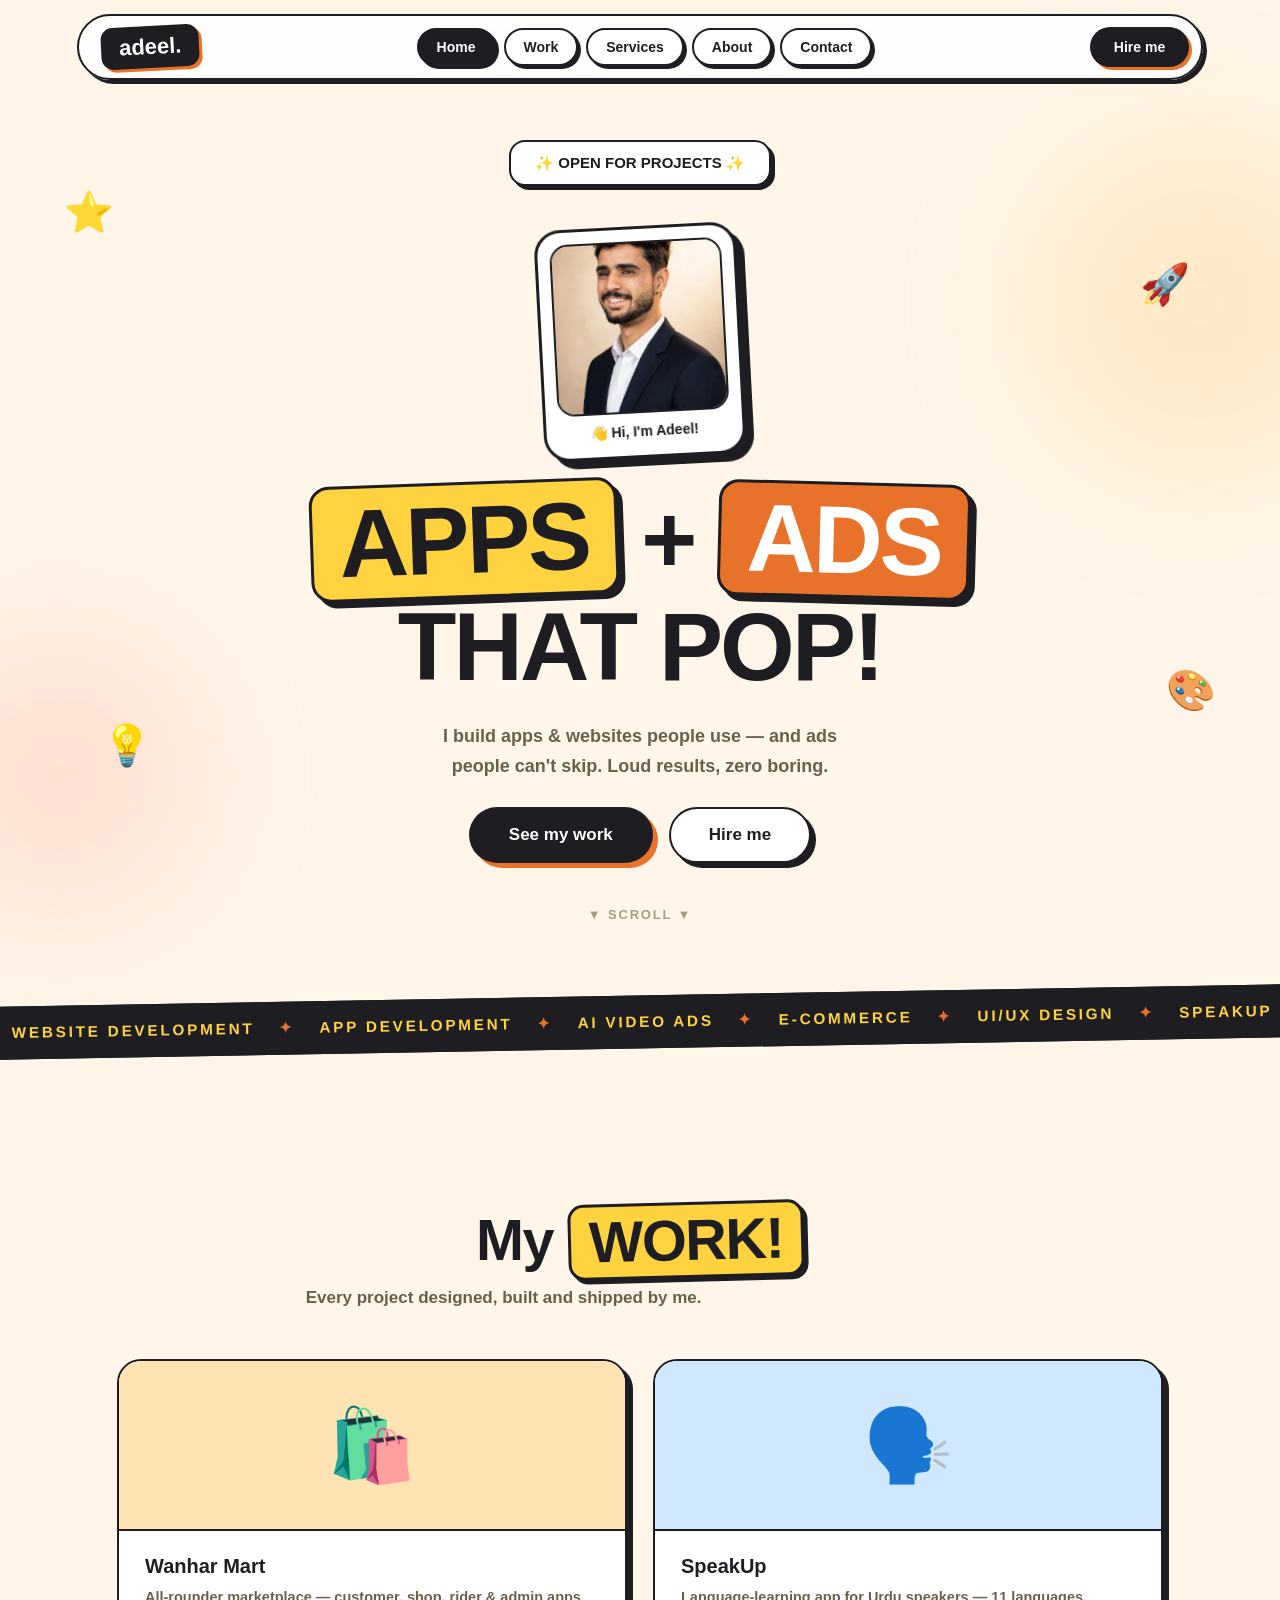
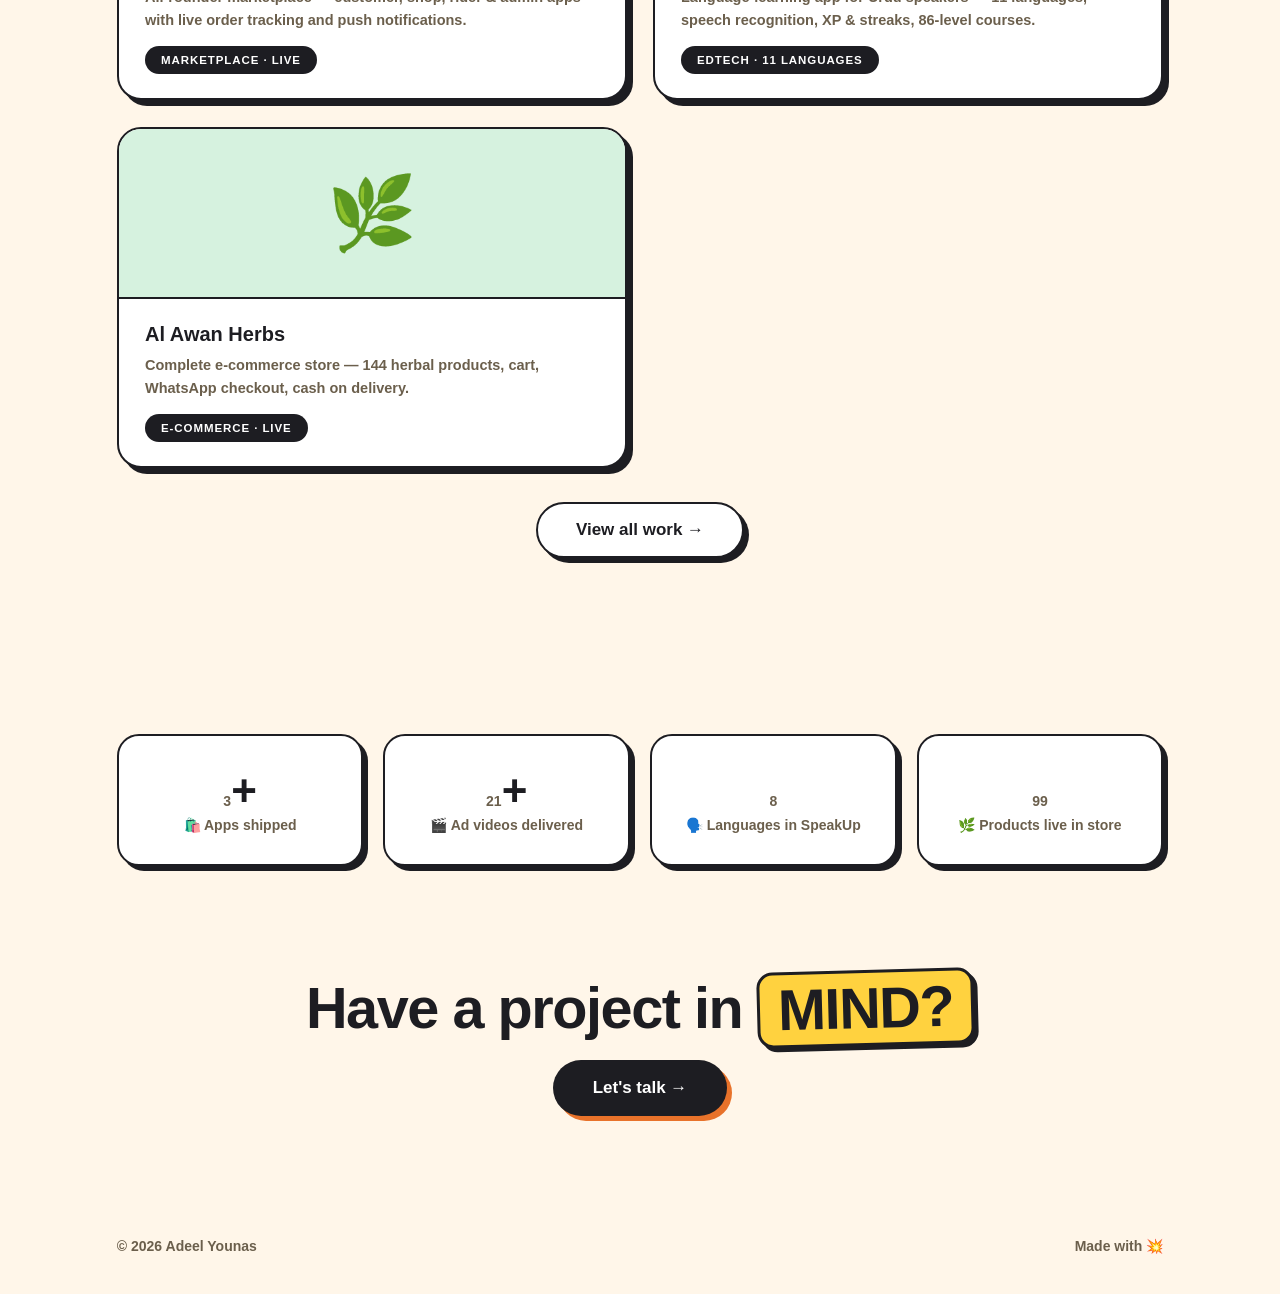
<file: index.html>
<!DOCTYPE html><html lang="en"><head><meta charset="UTF-8"><meta name="viewport" content="width=device-width,initial-scale=1">
<title>Apps, Websites & Ads That Pop — Adeel Younas</title><meta name="description" content="Adeel Younas — apps, websites & ads that pop!">
<link rel="stylesheet" href="style.css"></head>
<body><div id="pbar"></div>
<nav>
  <a class="logo" href="index.html">adeel.</a>
  <div class="links"><a href="index.html" class=on>Home</a><a href="work.html">Work</a><a href="services.html">Services</a><a href="about.html">About</a><a href="contact.html">Contact</a></div>
  <a class="navcta" href="contact.html" style="text-decoration:none">Hire me</a>
</nav>
<header class="hero" id="top-hero">
  <div class="shape spin3d" style="top:12%;left:5%">⭐</div>
  <div class="shape" style="top:20%;right:7%;animation-delay:1.5s">🚀</div>
  <div class="shape" style="bottom:24%;left:8%;animation-delay:3s">💡</div>
  <div class="shape" style="bottom:30%;right:5%;animation-delay:2s">🎨</div>
  <div class="blob bl1"></div>
  <div class="blob bl2"></div>
  <div class="stk">✨ OPEN FOR PROJECTS ✨</div><br>
  <div class="photostk"><span class="on">● ONLINE</span><img src="[data-uri]" alt="Adeel Younas"><div class="cap">👋 Hi, I'm Adeel!</div></div>
  <h1><span class="w1">APPS</span> + <span class="w2">ADS</span><br>THAT POP!</h1>
  <p class="desc">I build apps &amp; websites people use — and ads<br>people can't skip. Loud results, zero boring.</p>
  <div class="cta"><a class="btn1" href="work.html">See my work</a><a class="btn2" href="contact.html">Hire me</a></div>
  <div class="scrollhint">▼ SCROLL ▼</div>
</header><div class="marq" aria-hidden="true"><div><span>WEBSITE DEVELOPMENT</span><i>✦</i><span>APP DEVELOPMENT</span><i>✦</i><span>AI VIDEO ADS</span><i>✦</i><span>E-COMMERCE</span><i>✦</i><span>UI/UX DESIGN</span><i>✦</i><span>SPEAKUP · 11 LANGUAGES</span><i>✦</i><span>WANHAR MART · LIVE</span><i>✦</i><span>WEBSITE DEVELOPMENT</span><i>✦</i><span>APP DEVELOPMENT</span><i>✦</i><span>AI VIDEO ADS</span><i>✦</i><span>E-COMMERCE</span><i>✦</i><span>UI/UX DESIGN</span><i>✦</i><span>SPEAKUP · 11 LANGUAGES</span><i>✦</i><span>WANHAR MART · LIVE</span><i>✦</i></div></div><section id="work"><div class="page-head" style="padding-top:70px"><h2 class="rv">My <span class="mk">WORK!</span></h2><p class="secsub rv">Every project designed, built and shipped by me.</p></div>
<div class="proj">
    <div class="pj rv"><div class="art a1">🛍️</div><div class="body"><b>Wanhar Mart</b><p>All-rounder marketplace — customer, shop, rider &amp; admin apps with live order tracking and push notifications.</p><span class="tag">MARKETPLACE · LIVE</span></div></div>
    <div class="pj rv"><div class="art a2">🗣️</div><div class="body"><b>SpeakUp</b><p>Language-learning app for Urdu speakers — 11 languages, speech recognition, XP &amp; streaks, 86-level courses.</p><span class="tag">EDTECH · 11 LANGUAGES</span></div></div>
    <div class="pj rv"><div class="art a3">🌿</div><div class="body"><b>Al Awan Herbs</b><p>Complete e-commerce store — 144 herbal products, cart, WhatsApp checkout, cash on delivery.</p><span class="tag">E-COMMERCE · LIVE</span></div></div>
  </div>
  <div class="more"><a class="btn2" href="work.html">View all work →</a></div>
</section>
<section><div class="stats">
    <div class="stat rv"><b><span class="count" data-n="4">0</span>+</b><span>🛍️ Apps shipped</span></div>
    <div class="stat rv"><b><span class="count" data-n="30">0</span>+</b><span>🎬 Ad videos delivered</span></div>
    <div class="stat rv"><b><span class="count" data-n="11">0</span></b><span>🗣️ Languages in SpeakUp</span></div>
    <div class="stat rv"><b><span class="count" data-n="144">0</span></b><span>🌿 Products live in store</span></div>
  </div>

</section>
<div class="homecta"><h2 class="rv">Have a project in <span class="mk">MIND?</span></h2><a class="btn1" href="contact.html">Let's talk →</a></div>
<footer><span>© 2026 Adeel Younas</span><span>Made with 💥</span></footer>
<button id="top" aria-label="Back to top">↑</button>
<script src="app.js"></script>
</body></html>
</file>
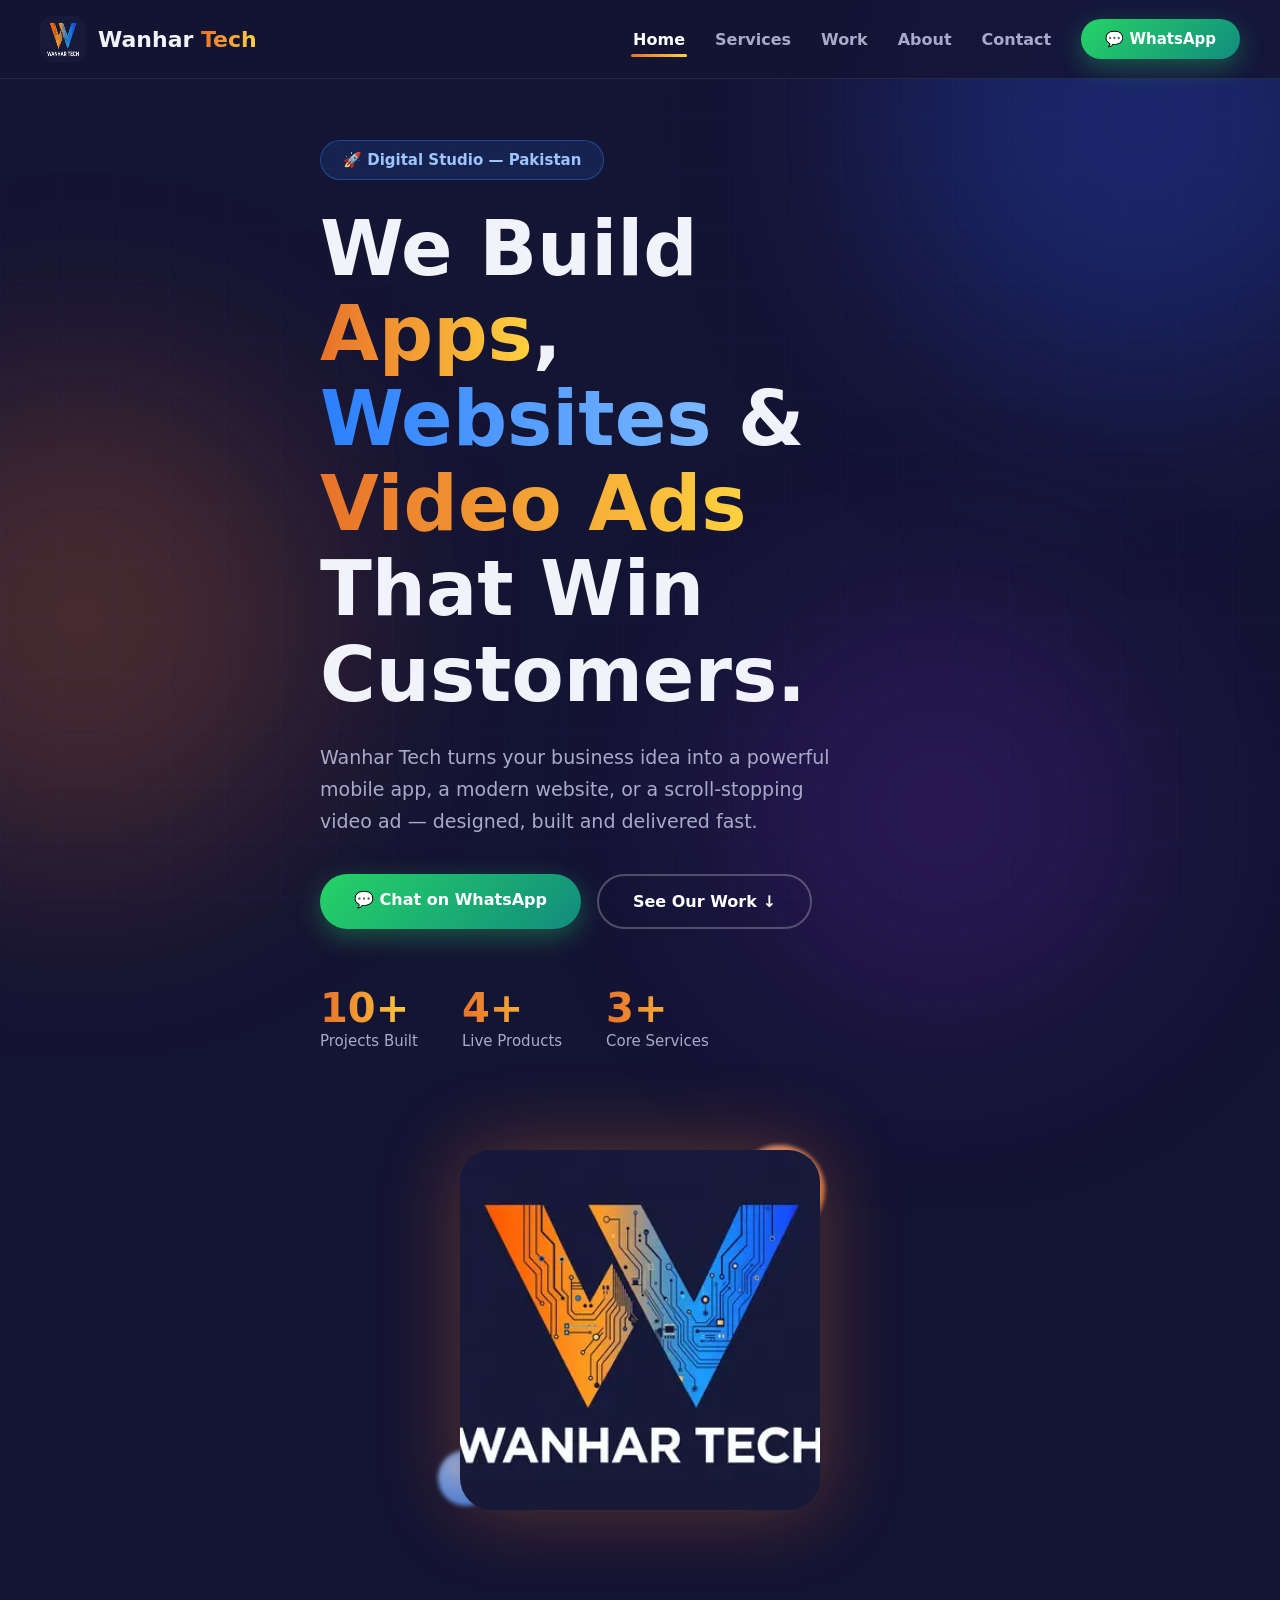
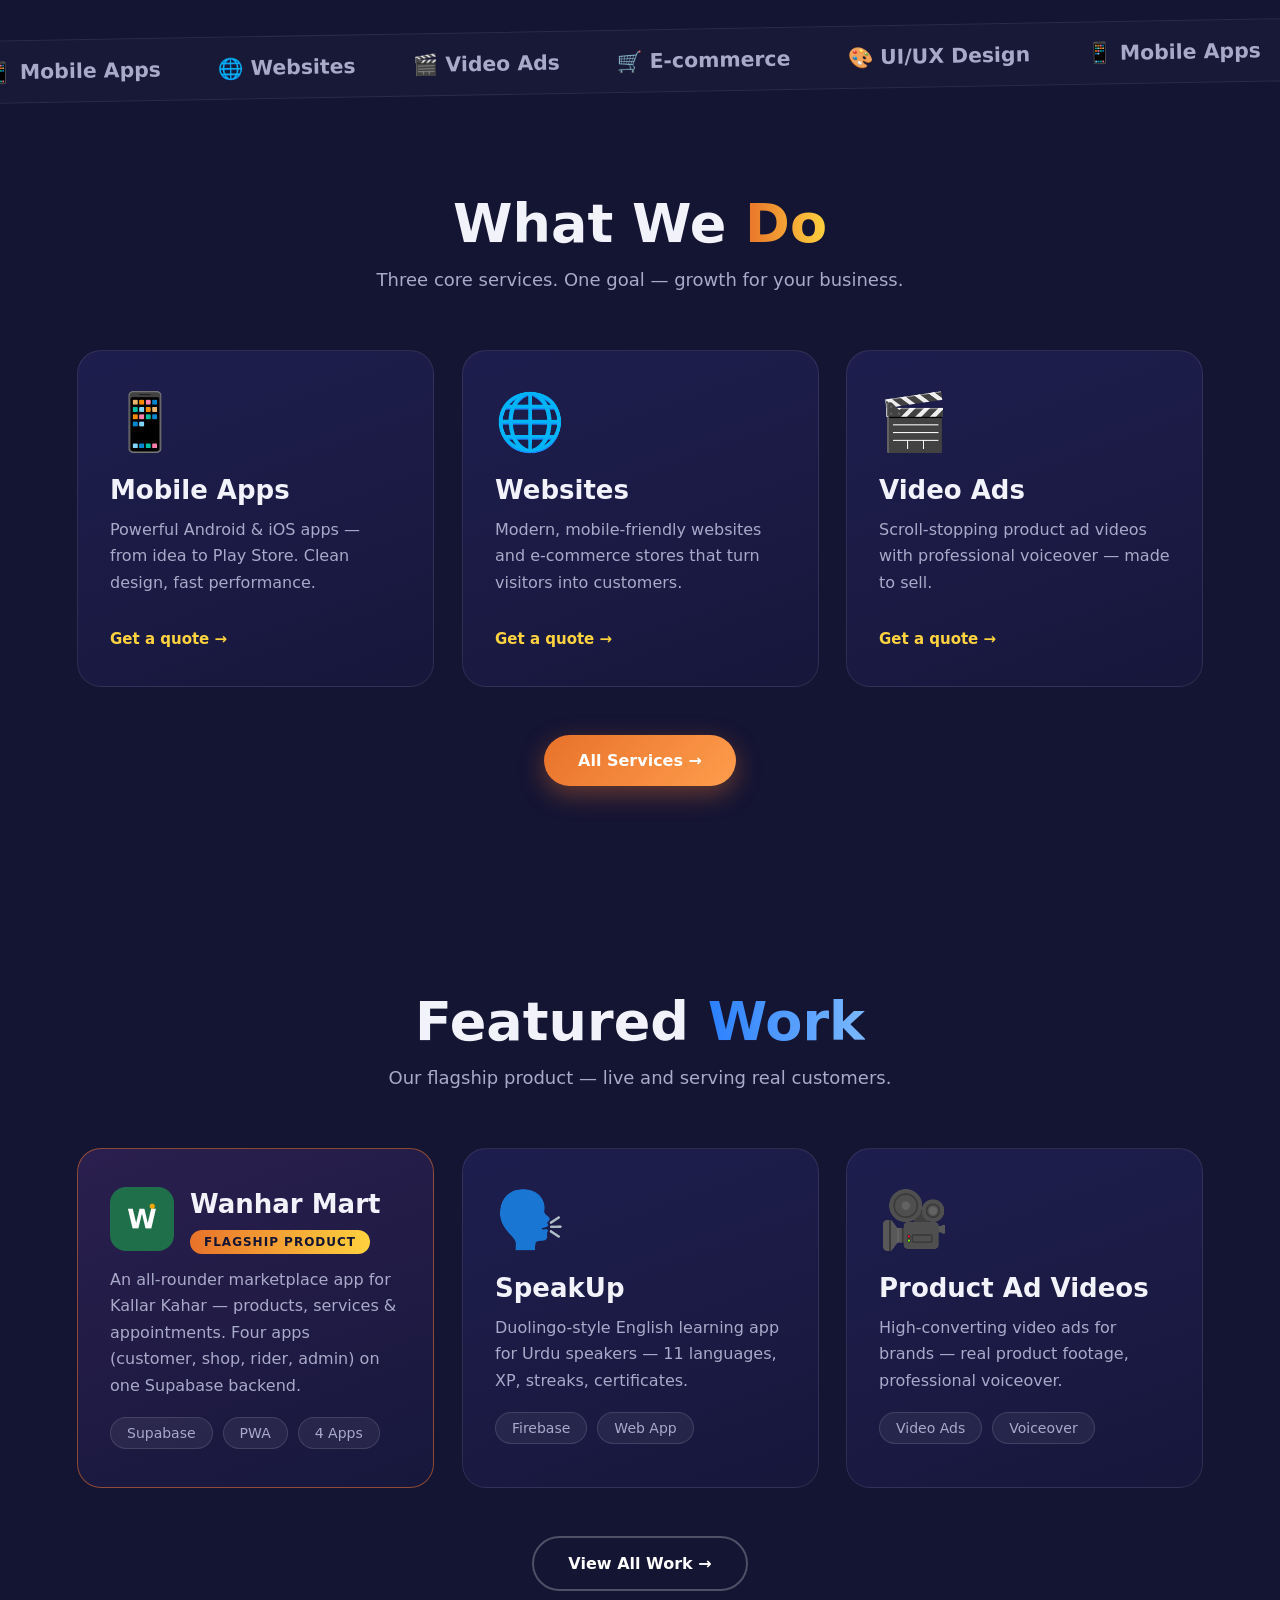
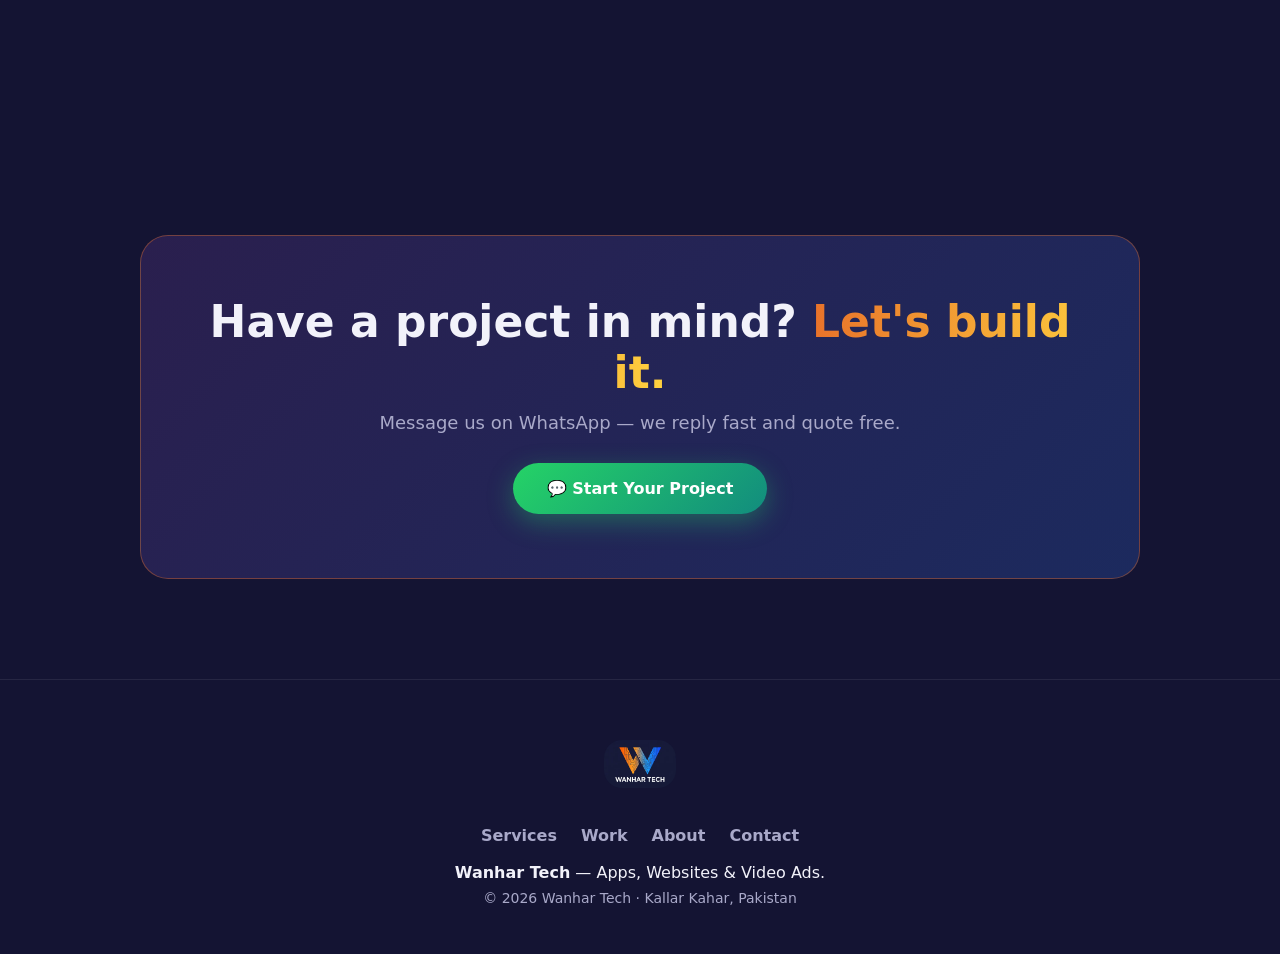
<file: wanhar-tech/index.html>
<!DOCTYPE html>
<html lang="en">
<head>
<meta charset="UTF-8">
<meta name="viewport" content="width=device-width, initial-scale=1.0">
<title>Wanhar Tech — Apps, Websites & Video Ads</title>
<meta name="description" content="Wanhar Tech builds powerful mobile apps, modern websites and scroll-stopping video ads for growing businesses.">
<link rel="stylesheet" href="style.css?v=3">
</head>
<body data-page="home">
<div id="progress"></div>
<div class="bg-grid"></div>
<div class="blob b1"></div><div class="blob b2"></div><div class="blob b3"></div>

<nav id="nav">
  <a class="brand" href="index.html"><img src="[data-uri]" alt="Wanhar Tech logo"><span>Wanhar <em>Tech</em></span></a>
  <div class="links">
    <a href="index.html" data-nav="home">Home</a>
    <a href="services.html" data-nav="services">Services</a>
    <a href="work.html" data-nav="work">Work</a>
    <a href="about.html" data-nav="about">About</a>
    <a href="contact.html" data-nav="contact">Contact</a>
  </div>
  <a class="btn btn-sm btn-wa confetti-btn" href="https://wa.me/923410101415" target="_blank" rel="noopener">💬 WhatsApp</a>
  <button class="burger" id="burger" aria-label="Menu">☰</button>
</nav>
<div class="mobilemenu" id="mobilemenu">
  <a href="index.html" data-nav="home">Home</a><a href="services.html" data-nav="services">Services</a><a href="work.html" data-nav="work">Work</a><a href="about.html" data-nav="about">About</a><a href="contact.html" data-nav="contact">Contact</a>
</div>

<header class="hero">
  <div class="hero-inner">
    <div class="hero-badge reveal">🚀 Digital Studio — Pakistan</div>
    <h1 class="reveal">We Build <span class="grad">Apps</span>,<br><span class="grad2">Websites</span> &amp; <span class="grad">Video Ads</span><br>That Win Customers.</h1>
    <p class="reveal">Wanhar Tech turns your business idea into a powerful mobile app, a modern website, or a scroll-stopping video ad — designed, built and delivered fast.</p>
    <div class="hero-cta reveal">
      <a class="btn btn-wa confetti-btn" href="https://wa.me/923410101415?text=Hi%20Wanhar%20Tech!%20I%20need%20a%20quote%20for%20my%20project." target="_blank" rel="noopener"><span class="shine"></span>💬 Chat on WhatsApp</a>
      <a class="btn btn-ghost" href="work.html">See Our Work ↓</a>
    </div>
    <div class="hero-stats reveal" data-stagger>
      <div class="stat"><b data-count="10">0</b><span>Projects Built</span></div>
      <div class="stat"><b data-count="4">0</b><span>Live Products</span></div>
      <div class="stat"><b data-count="3">0</b><span>Core Services</span></div>
    </div>
  </div>
  <div class="hero-visual reveal-z">
    <div class="orb o1" data-depth="1.4"></div>
    <div class="orb o2" data-depth="2"></div>
    <div class="logo-wrap" data-depth="0.7"><img src="[data-uri]" alt="Wanhar Tech"></div>
  </div>
</header>

<div class="marquee"><div class="marquee-track">
  <span>📱 Mobile Apps</span><span>🌐 Websites</span><span>🎬 Video Ads</span><span>🛒 E-commerce</span><span>🎨 UI/UX Design</span>
  <span>📱 Mobile Apps</span><span>🌐 Websites</span><span>🎬 Video Ads</span><span>🛒 E-commerce</span><span>🎨 UI/UX Design</span>
</div></div>

<section>
  <h2 class="sec-title reveal">What We <span class="grad">Do</span></h2>
  <p class="sec-sub reveal">Three core services. One goal — growth for your business.</p>
  <div class="cards" data-stagger>
    <div class="card reveal tilt"><div class="card-emoji">📱</div><h3>Mobile Apps</h3><p>Powerful Android &amp; iOS apps — from idea to Play Store. Clean design, fast performance.</p><a class="price" href="contact.html">Get a quote →</a></div>
    <div class="card reveal tilt"><div class="card-emoji">🌐</div><h3>Websites</h3><p>Modern, mobile-friendly websites and e-commerce stores that turn visitors into customers.</p><a class="price" href="contact.html">Get a quote →</a></div>
    <div class="card reveal tilt"><div class="card-emoji">🎬</div><h3>Video Ads</h3><p>Scroll-stopping product ad videos with professional voiceover — made to sell.</p><a class="price" href="contact.html">Get a quote →</a></div>
  </div>
  <div class="center reveal"><a class="btn btn-fire" href="services.html"><span class="shine"></span>All Services →</a></div>
</section>

<section>
  <h2 class="sec-title reveal">Featured <span class="grad2">Work</span></h2>
  <p class="sec-sub reveal">Our flagship product — live and serving real customers.</p>
  <div class="cards" data-stagger>
    <div class="card reveal tilt featured">
      <div class="work-head"><img src="[data-uri]" alt="Wanhar Mart logo"><div><h3>Wanhar Mart</h3><span class="tag">Flagship Product</span></div></div>
      <p>An all-rounder marketplace app for Kallar Kahar — products, services &amp; appointments. Four apps (customer, shop, rider, admin) on one Supabase backend.</p>
      <div class="tech"><span>Supabase</span><span>PWA</span><span>4 Apps</span></div>
    </div>
    <div class="card reveal tilt"><div class="card-emoji">🗣️</div><h3>SpeakUp</h3><p>Duolingo-style English learning app for Urdu speakers — 11 languages, XP, streaks, certificates.</p><div class="tech"><span>Firebase</span><span>Web App</span></div></div>
    <div class="card reveal tilt"><div class="card-emoji">🎥</div><h3>Product Ad Videos</h3><p>High-converting video ads for brands — real product footage, professional voiceover.</p><div class="tech"><span>Video Ads</span><span>Voiceover</span></div></div>
  </div>
  <div class="center reveal"><a class="btn btn-ghost" href="work.html">View All Work →</a></div>
</section>

<section>
  <div class="cta-banner reveal-z">
    <h2>Have a project in mind? <span class="grad">Let's build it.</span></h2>
    <p>Message us on WhatsApp — we reply fast and quote free.</p>
    <a class="btn btn-wa confetti-btn" href="https://wa.me/923410101415?text=Hi%20Wanhar%20Tech!%20I%20have%20a%20project." target="_blank" rel="noopener"><span class="shine"></span>💬 Start Your Project</a>
  </div>
</section>

<footer>
  <img src="[data-uri]" alt="Wanhar Tech">
  <div class="flinks"><a href="services.html">Services</a><a href="work.html">Work</a><a href="about.html">About</a><a href="contact.html">Contact</a></div>
  <p><b>Wanhar Tech</b> — Apps, Websites &amp; Video Ads.</p>
  <p class="dim">© 2026 Wanhar Tech · Kallar Kahar, Pakistan</p>
</footer>
<script src="app.js"></script>
</body>
</html>
</file>
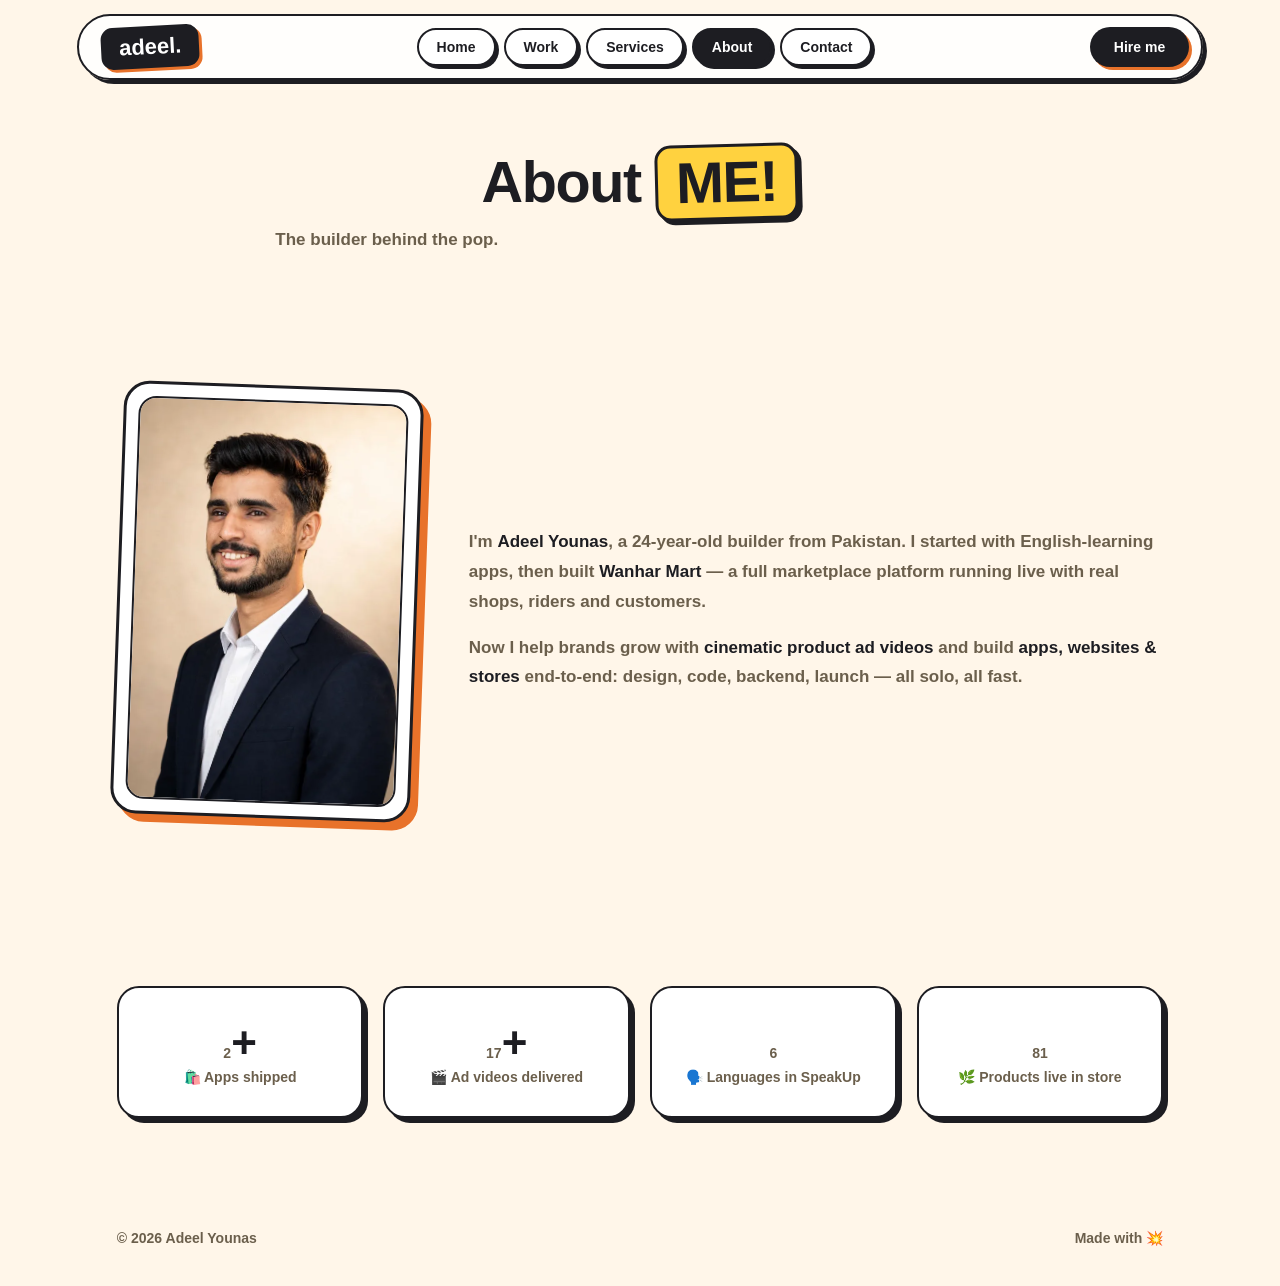
<file: about.html>
<!DOCTYPE html><html lang="en"><head><meta charset="UTF-8"><meta name="viewport" content="width=device-width,initial-scale=1">
<title>About — Adeel Younas</title><meta name="description" content="Adeel Younas — apps, websites & ads that pop!">
<link rel="stylesheet" href="style.css"></head>
<body><div id="pbar"></div>
<nav>
  <a class="logo" href="index.html">adeel.</a>
  <div class="links"><a href="index.html">Home</a><a href="work.html">Work</a><a href="services.html">Services</a><a href="about.html" class=on>About</a><a href="contact.html">Contact</a></div>
  <a class="navcta" href="contact.html" style="text-decoration:none">Hire me</a>
</nav>
<div class="page-head"><h2 class="rv">About <span class="mk">ME!</span></h2><p class="secsub rv">The builder behind the pop.</p></div>
<section id="about">
  <div class="about">
    <div class="ph2 rv"><img src="[data-uri]" alt="Adeel Younas"></div>
    <div class="rv">
      <p>I'm <b>Adeel Younas</b>, a 24-year-old builder from Pakistan. I started with English-learning apps, then built <b>Wanhar Mart</b> — a full marketplace platform running live with real shops, riders and customers.</p>
      <p>Now I help brands grow with <b>cinematic product ad videos</b> and build <b>apps, websites &amp; stores</b> end-to-end: design, code, backend, launch — all solo, all fast.</p>
    </div>
  </div>
</section>
<section><div class="stats">
    <div class="stat rv"><b><span class="count" data-n="4">0</span>+</b><span>🛍️ Apps shipped</span></div>
    <div class="stat rv"><b><span class="count" data-n="30">0</span>+</b><span>🎬 Ad videos delivered</span></div>
    <div class="stat rv"><b><span class="count" data-n="11">0</span></b><span>🗣️ Languages in SpeakUp</span></div>
    <div class="stat rv"><b><span class="count" data-n="144">0</span></b><span>🌿 Products live in store</span></div>
  </div>

</section>
<footer><span>© 2026 Adeel Younas</span><span>Made with 💥</span></footer>
<button id="top" aria-label="Back to top">↑</button>
<script src="app.js"></script>
</body></html>
</file>
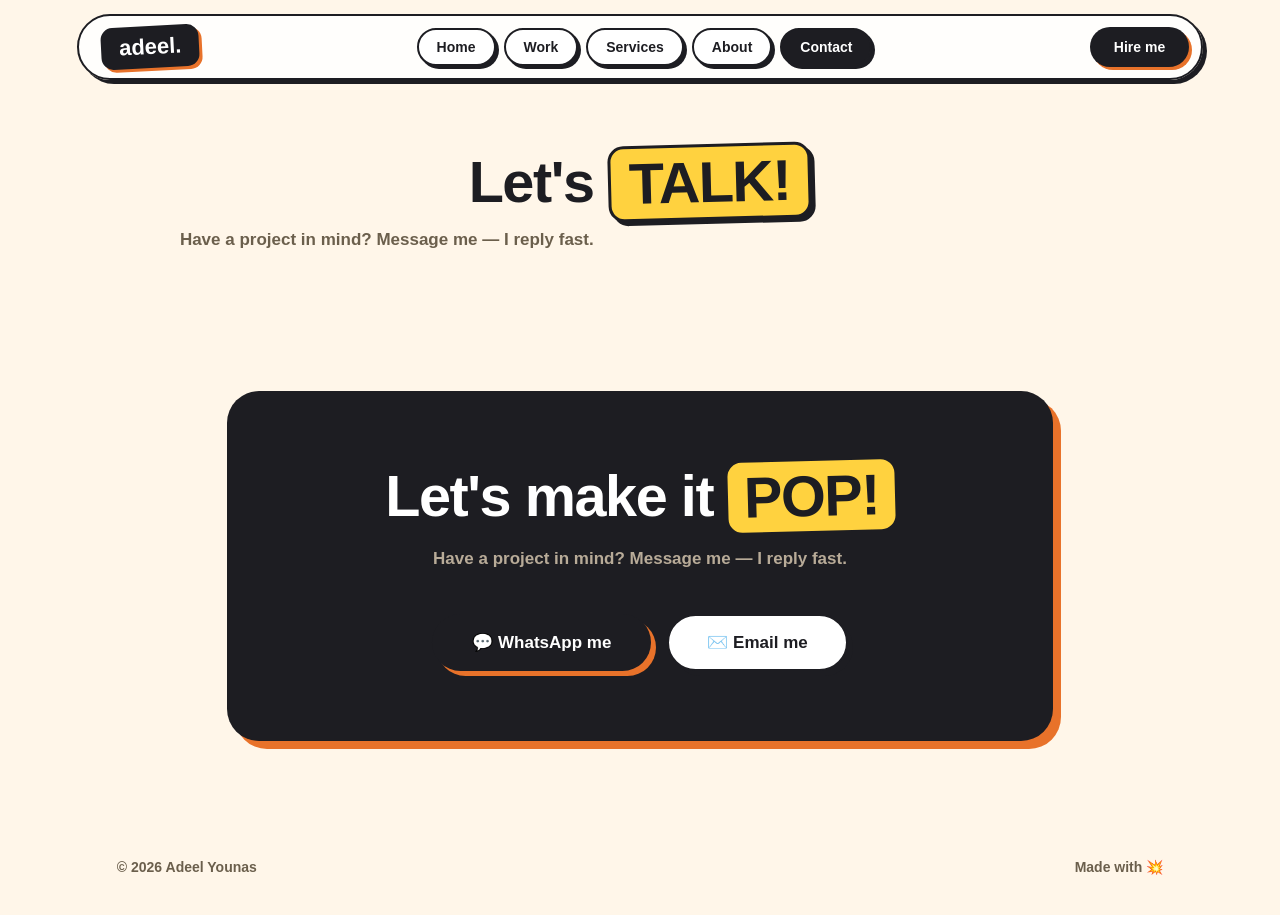
<file: contact.html>
<!DOCTYPE html><html lang="en"><head><meta charset="UTF-8"><meta name="viewport" content="width=device-width,initial-scale=1">
<title>Contact — Adeel Younas</title><meta name="description" content="Adeel Younas — apps, websites & ads that pop!">
<link rel="stylesheet" href="style.css"></head>
<body><div id="pbar"></div>
<nav>
  <a class="logo" href="index.html">adeel.</a>
  <div class="links"><a href="index.html">Home</a><a href="work.html">Work</a><a href="services.html">Services</a><a href="about.html">About</a><a href="contact.html" class=on>Contact</a></div>
  <a class="navcta" href="contact.html" style="text-decoration:none">Hire me</a>
</nav>
<div class="page-head"><h2 class="rv">Let's <span class="mk">TALK!</span></h2><p class="secsub rv">Have a project in mind? Message me — I reply fast.</p></div>
<div class="contact" id="contact">
  <div class="cbox rv">
    <h2>Let's make it <span class="popword">POP!</span></h2>
    <p class="secsub">Have a project in mind? Message me — I reply fast.</p>
    <div class="cbtns">
      <a class="btn1" id="waBtn" href="#" target="_blank" rel="noopener">💬 WhatsApp me</a>
      <a class="btn2" id="mailBtn" href="#">✉️ Email me</a>
    </div>
  </div>
</div><footer><span>© 2026 Adeel Younas</span><span>Made with 💥</span></footer>
<button id="top" aria-label="Back to top">↑</button>
<script src="app.js"></script>
</body></html>
</file>
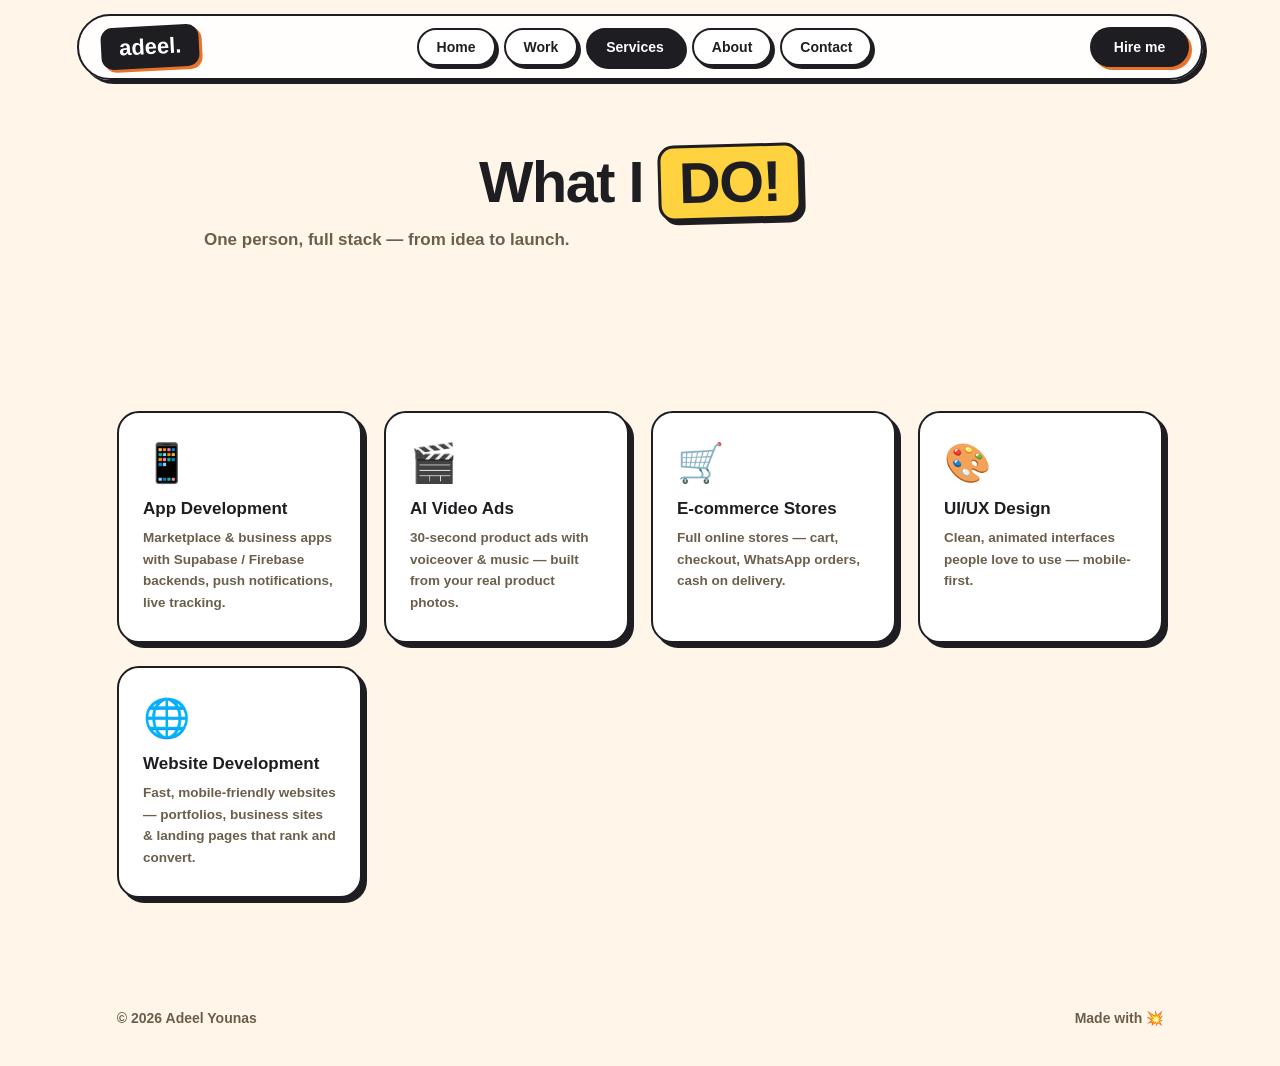
<file: services.html>
<!DOCTYPE html><html lang="en"><head><meta charset="UTF-8"><meta name="viewport" content="width=device-width,initial-scale=1">
<title>Services — Adeel Younas</title><meta name="description" content="Adeel Younas — apps, websites & ads that pop!">
<link rel="stylesheet" href="style.css"></head>
<body><div id="pbar"></div>
<nav>
  <a class="logo" href="index.html">adeel.</a>
  <div class="links"><a href="index.html">Home</a><a href="work.html">Work</a><a href="services.html" class=on>Services</a><a href="about.html">About</a><a href="contact.html">Contact</a></div>
  <a class="navcta" href="contact.html" style="text-decoration:none">Hire me</a>
</nav>
<div class="page-head"><h2 class="rv">What I <span class="mk">DO!</span></h2><p class="secsub rv">One person, full stack — from idea to launch.</p></div>
<section id="services"><div class="svc" style="padding-top:26px">
    <div class="sv rv"><div class="em">📱</div><b>App Development</b><p>Marketplace &amp; business apps with Supabase / Firebase backends, push notifications, live tracking.</p></div>
    <div class="sv rv"><div class="em">🎬</div><b>AI Video Ads</b><p>30-second product ads with voiceover &amp; music — built from your real product photos.</p></div>
    <div class="sv rv"><div class="em">🛒</div><b>E-commerce Stores</b><p>Full online stores — cart, checkout, WhatsApp orders, cash on delivery.</p></div>
    <div class="sv rv"><div class="em">🎨</div><b>UI/UX Design</b><p>Clean, animated interfaces people love to use — mobile-first.</p></div>
    <div class="sv rv"><div class="em">🌐</div><b>Website Development</b><p>Fast, mobile-friendly websites — portfolios, business sites &amp; landing pages that rank and convert.</p></div>
  </div>
</section>
<footer><span>© 2026 Adeel Younas</span><span>Made with 💥</span></footer>
<button id="top" aria-label="Back to top">↑</button>
<script src="app.js"></script>
</body></html>
</file>
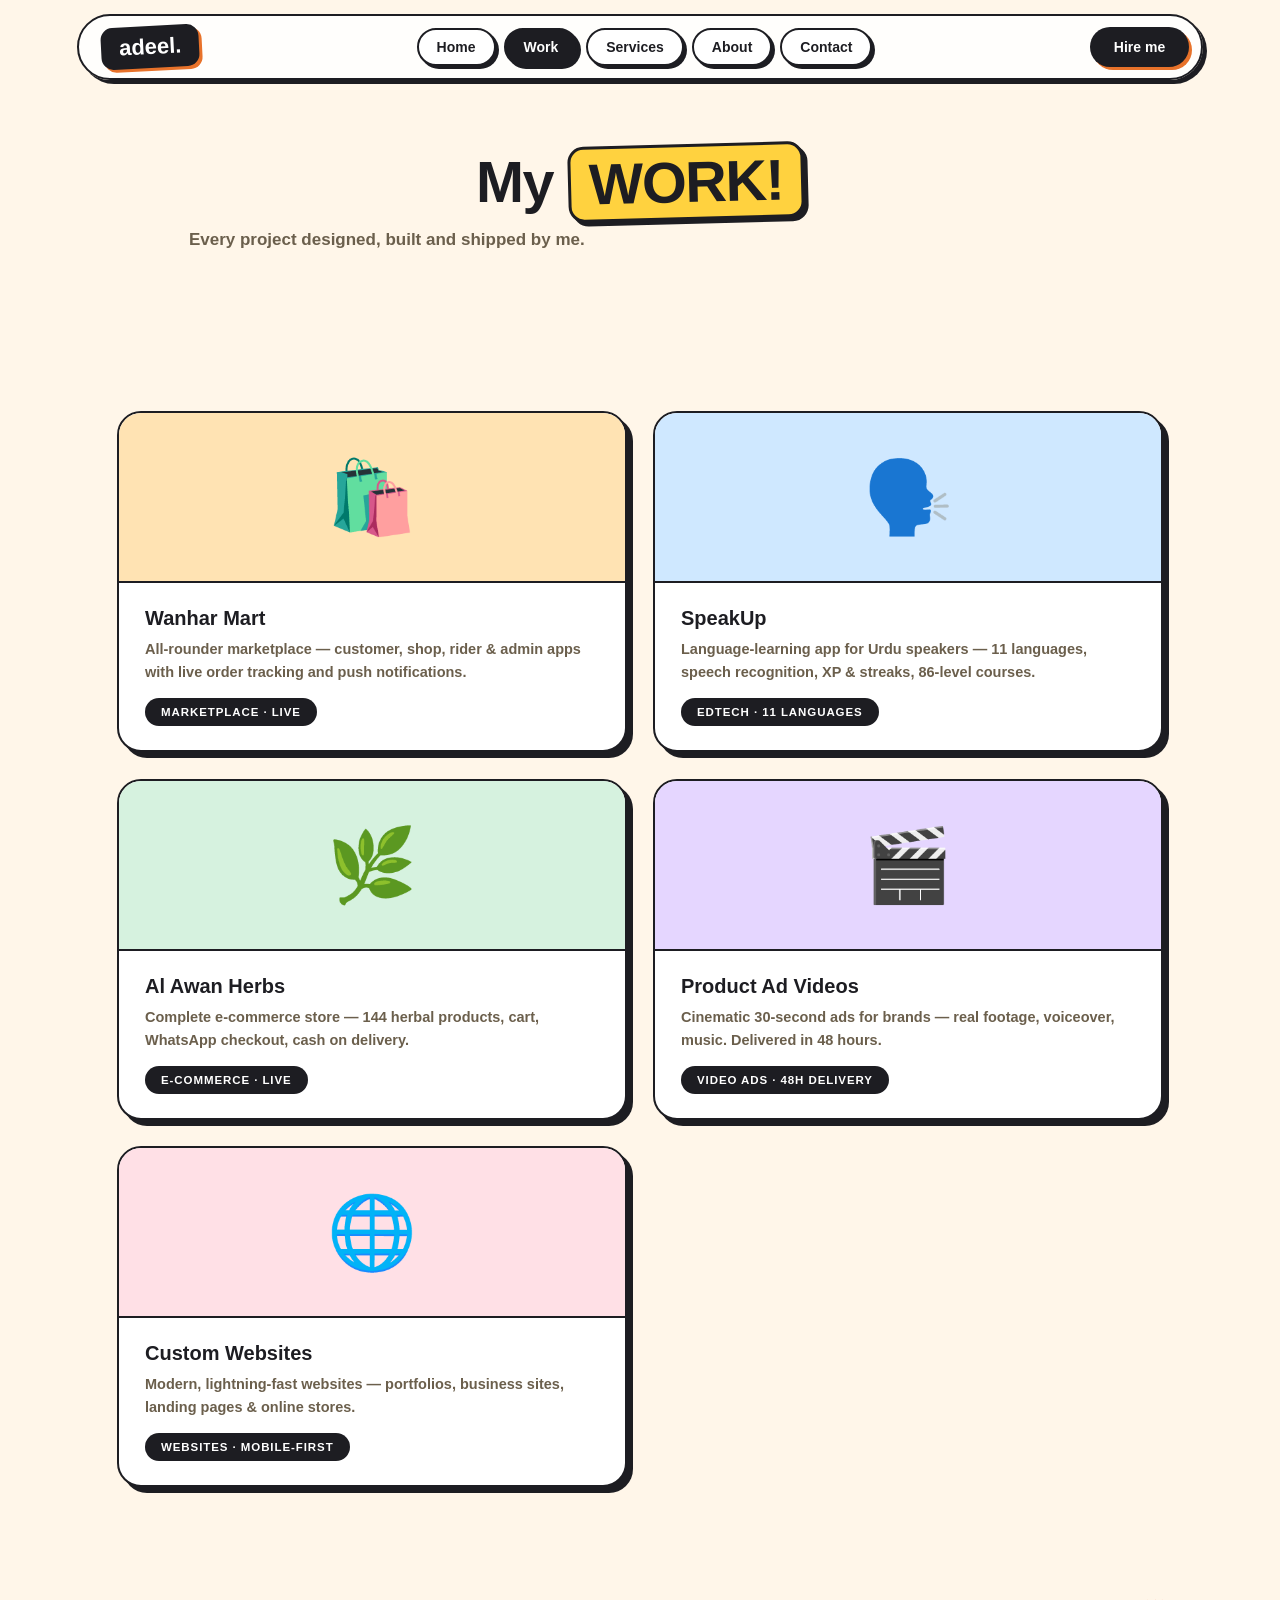
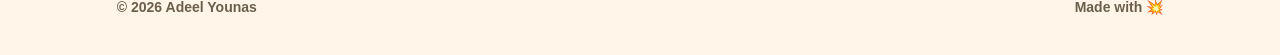
<file: work.html>
<!DOCTYPE html><html lang="en"><head><meta charset="UTF-8"><meta name="viewport" content="width=device-width,initial-scale=1">
<title>Work — Adeel Younas</title><meta name="description" content="Adeel Younas — apps, websites & ads that pop!">
<link rel="stylesheet" href="style.css"></head>
<body><div id="pbar"></div>
<nav>
  <a class="logo" href="index.html">adeel.</a>
  <div class="links"><a href="index.html">Home</a><a href="work.html" class=on>Work</a><a href="services.html">Services</a><a href="about.html">About</a><a href="contact.html">Contact</a></div>
  <a class="navcta" href="contact.html" style="text-decoration:none">Hire me</a>
</nav>
<div class="page-head"><h2 class="rv">My <span class="mk">WORK!</span></h2><p class="secsub rv">Every project designed, built and shipped by me.</p></div>
<section id="work"><div class="proj" style="padding-top:26px">
    <div class="pj rv"><div class="art a1">🛍️</div><div class="body"><b>Wanhar Mart</b><p>All-rounder marketplace — customer, shop, rider &amp; admin apps with live order tracking and push notifications.</p><span class="tag">MARKETPLACE · LIVE</span></div></div>
    <div class="pj rv"><div class="art a2">🗣️</div><div class="body"><b>SpeakUp</b><p>Language-learning app for Urdu speakers — 11 languages, speech recognition, XP &amp; streaks, 86-level courses.</p><span class="tag">EDTECH · 11 LANGUAGES</span></div></div>
    <div class="pj rv"><div class="art a3">🌿</div><div class="body"><b>Al Awan Herbs</b><p>Complete e-commerce store — 144 herbal products, cart, WhatsApp checkout, cash on delivery.</p><span class="tag">E-COMMERCE · LIVE</span></div></div>
    <div class="pj rv"><div class="art a4">🎬</div><div class="body"><b>Product Ad Videos</b><p>Cinematic 30-second ads for brands — real footage, voiceover, music. Delivered in 48 hours.</p><span class="tag">VIDEO ADS · 48H DELIVERY</span></div></div>
    <div class="pj rv"><div class="art a5">🌐</div><div class="body"><b>Custom Websites</b><p>Modern, lightning-fast websites — portfolios, business sites, landing pages &amp; online stores.</p><span class="tag">WEBSITES · MOBILE-FIRST</span></div></div>
  </div>
</section>
<footer><span>© 2026 Adeel Younas</span><span>Made with 💥</span></footer>
<button id="top" aria-label="Back to top">↑</button>
<script src="app.js"></script>
</body></html>
</file>
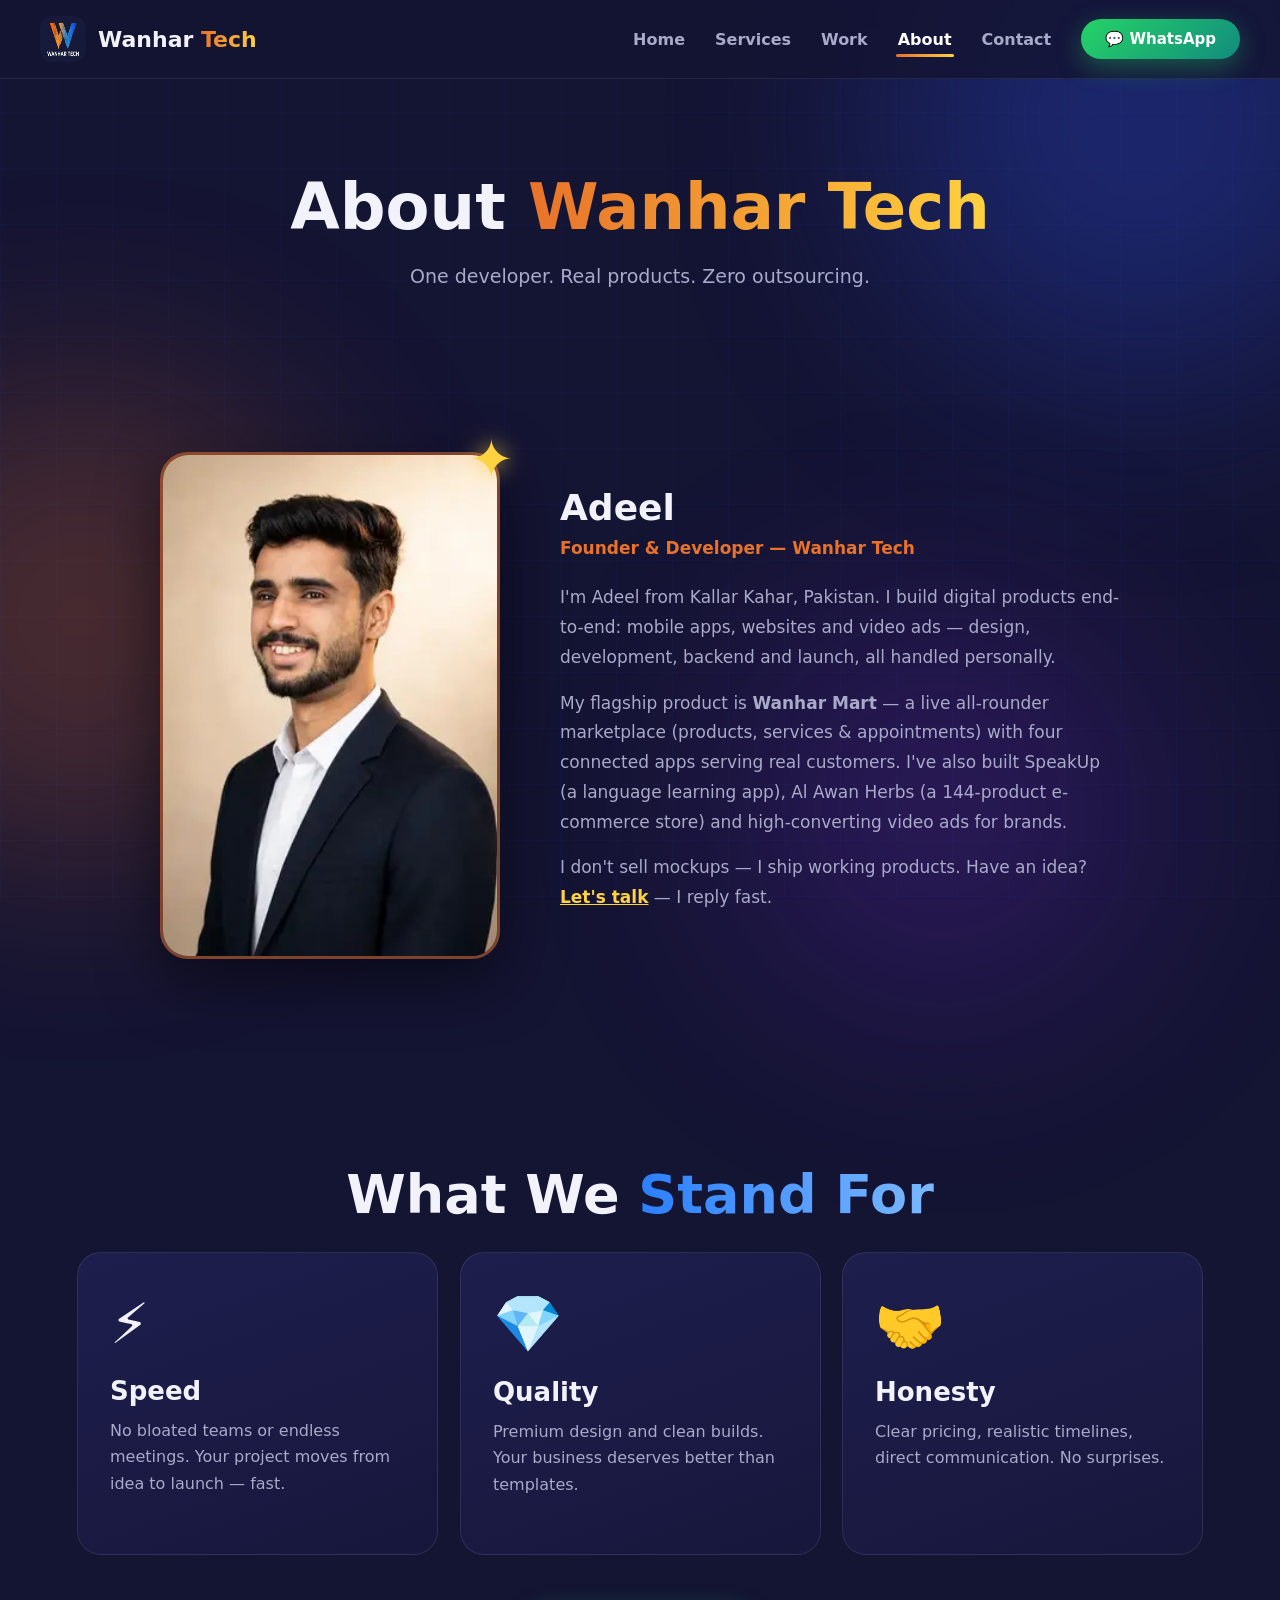
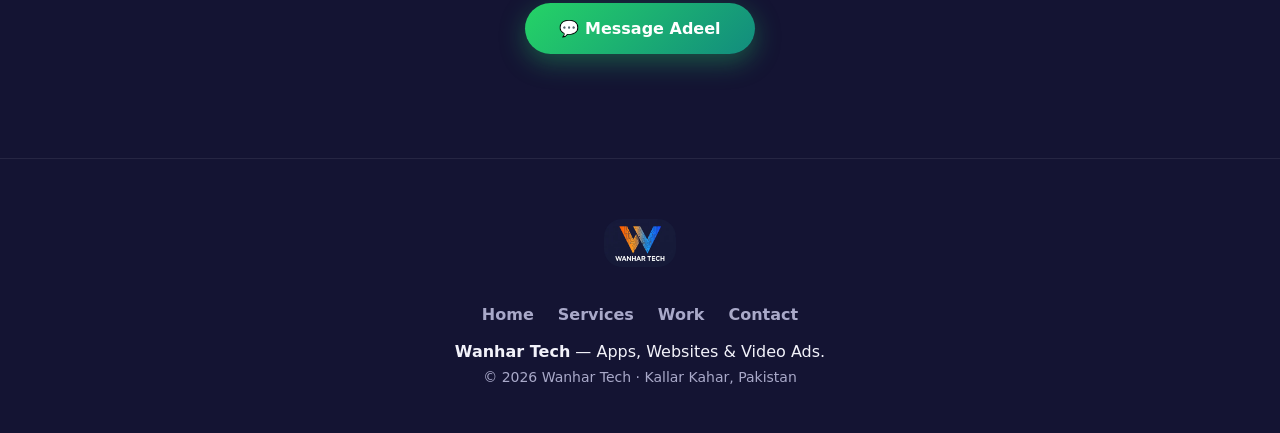
<file: wanhar-tech/about.html>
<!DOCTYPE html>
<html lang="en">
<head>
<meta charset="UTF-8">
<meta name="viewport" content="width=device-width, initial-scale=1.0">
<title>About — Wanhar Tech</title>
<meta name="description" content="Meet Adeel, founder of Wanhar Tech — building apps, websites and video ads from Kallar Kahar, Pakistan.">
<link rel="stylesheet" href="style.css?v=3">
</head>
<body data-page="about">
<div id="progress"></div>
<div class="bg-grid"></div>
<div class="blob b1"></div><div class="blob b2"></div><div class="blob b3"></div>

<nav id="nav">
  <a class="brand" href="index.html"><img src="[data-uri]" alt="Wanhar Tech logo"><span>Wanhar <em>Tech</em></span></a>
  <div class="links">
    <a href="index.html" data-nav="home">Home</a>
    <a href="services.html" data-nav="services">Services</a>
    <a href="work.html" data-nav="work">Work</a>
    <a href="about.html" data-nav="about">About</a>
    <a href="contact.html" data-nav="contact">Contact</a>
  </div>
  <a class="btn btn-sm btn-wa confetti-btn" href="https://wa.me/923410101415" target="_blank" rel="noopener">💬 WhatsApp</a>
  <button class="burger" id="burger" aria-label="Menu">☰</button>
</nav>
<div class="mobilemenu" id="mobilemenu">
  <a href="index.html" data-nav="home">Home</a><a href="services.html" data-nav="services">Services</a><a href="work.html" data-nav="work">Work</a><a href="about.html" data-nav="about">About</a><a href="contact.html" data-nav="contact">Contact</a>
</div>

<div class="page-hero">
  <h1 class="reveal">About <span class="grad">Wanhar Tech</span></h1>
  <p class="reveal">One developer. Real products. Zero outsourcing.</p>
</div>

<section>
  <div class="about-wrap">
    <div class="about-photo reveal-l"><img src="[data-uri]" alt="Adeel — Founder of Wanhar Tech"></div>
    <div class="about-text reveal-r">
      <h3>Adeel</h3>
      <p class="role">Founder &amp; Developer — Wanhar Tech</p>
      <p>I'm Adeel from Kallar Kahar, Pakistan. I build digital products end-to-end: mobile apps, websites and video ads — design, development, backend and launch, all handled personally.</p>
      <p>My flagship product is <b>Wanhar Mart</b> — a live all-rounder marketplace (products, services &amp; appointments) with four connected apps serving real customers. I've also built SpeakUp (a language learning app), Al Awan Herbs (a 144-product e-commerce store) and high-converting video ads for brands.</p>
      <p>I don't sell mockups — I ship working products. Have an idea? <a href="contact.html">Let's talk</a> — I reply fast.</p>
    </div>
  </div>
</section>

<section>
  <h2 class="sec-title reveal">What We <span class="grad2">Stand For</span></h2>
  <div class="values" data-stagger>
    <div class="card reveal tilt"><div class="card-emoji">⚡</div><h3>Speed</h3><p>No bloated teams or endless meetings. Your project moves from idea to launch — fast.</p></div>
    <div class="card reveal tilt"><div class="card-emoji">💎</div><h3>Quality</h3><p>Premium design and clean builds. Your business deserves better than templates.</p></div>
    <div class="card reveal tilt"><div class="card-emoji">🤝</div><h3>Honesty</h3><p>Clear pricing, realistic timelines, direct communication. No surprises.</p></div>
  </div>
  <div class="center reveal"><a class="btn btn-wa confetti-btn" href="https://wa.me/923410101415?text=Hi%20Adeel!%20I%20saw%20Wanhar%20Tech%20and%20want%20to%20discuss%20a%20project." target="_blank" rel="noopener"><span class="shine"></span>💬 Message Adeel</a></div>
</section>

<footer>
  <img src="[data-uri]" alt="Wanhar Tech">
  <div class="flinks"><a href="index.html">Home</a><a href="services.html">Services</a><a href="work.html">Work</a><a href="contact.html">Contact</a></div>
  <p><b>Wanhar Tech</b> — Apps, Websites &amp; Video Ads.</p>
  <p class="dim">© 2026 Wanhar Tech · Kallar Kahar, Pakistan</p>
</footer>
<script src="app.js"></script>
</body>
</html>
</file>
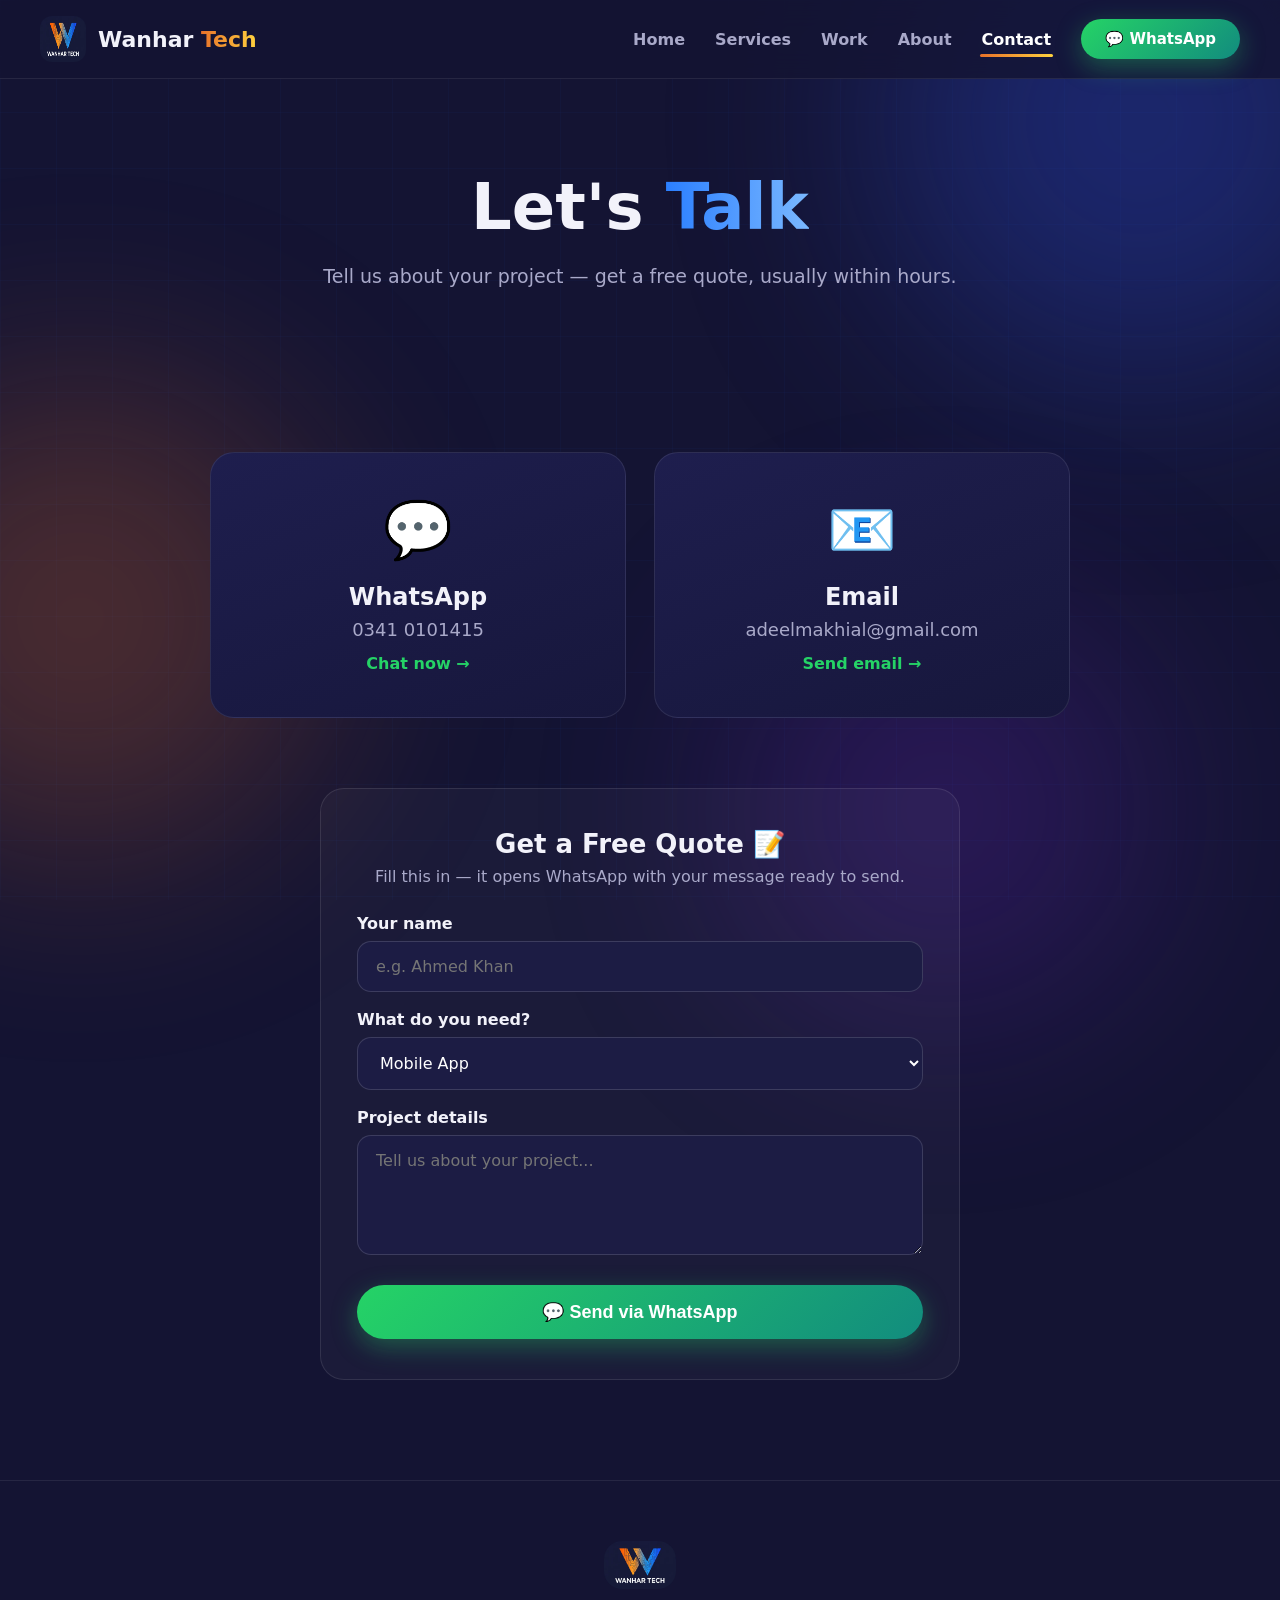
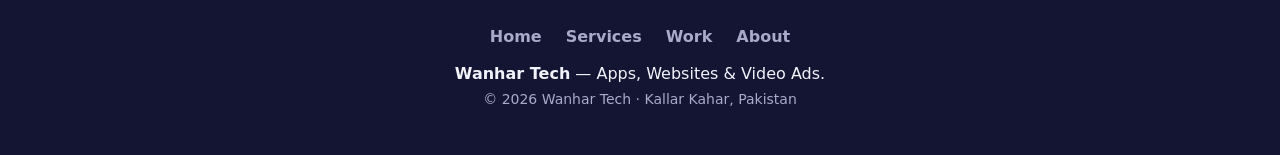
<file: wanhar-tech/contact.html>
<!DOCTYPE html>
<html lang="en">
<head>
<meta charset="UTF-8">
<meta name="viewport" content="width=device-width, initial-scale=1.0">
<title>Contact — Wanhar Tech</title>
<meta name="description" content="Contact Wanhar Tech — WhatsApp 0341 0101415 or email for a free project quote.">
<link rel="stylesheet" href="style.css?v=3">
</head>
<body data-page="contact">
<div id="progress"></div>
<div class="bg-grid"></div>
<div class="blob b1"></div><div class="blob b2"></div><div class="blob b3"></div>

<nav id="nav">
  <a class="brand" href="index.html"><img src="[data-uri]" alt="Wanhar Tech logo"><span>Wanhar <em>Tech</em></span></a>
  <div class="links">
    <a href="index.html" data-nav="home">Home</a>
    <a href="services.html" data-nav="services">Services</a>
    <a href="work.html" data-nav="work">Work</a>
    <a href="about.html" data-nav="about">About</a>
    <a href="contact.html" data-nav="contact">Contact</a>
  </div>
  <a class="btn btn-sm btn-wa confetti-btn" href="https://wa.me/923410101415" target="_blank" rel="noopener">💬 WhatsApp</a>
  <button class="burger" id="burger" aria-label="Menu">☰</button>
</nav>
<div class="mobilemenu" id="mobilemenu">
  <a href="index.html" data-nav="home">Home</a><a href="services.html" data-nav="services">Services</a><a href="work.html" data-nav="work">Work</a><a href="about.html" data-nav="about">About</a><a href="contact.html" data-nav="contact">Contact</a>
</div>

<div class="page-hero">
  <h1 class="reveal">Let's <span class="grad2">Talk</span></h1>
  <p class="reveal">Tell us about your project — get a free quote, usually within hours.</p>
</div>

<section>
  <div class="contact-cards" data-stagger>
    <a class="contact-card reveal tilt confetti-btn" href="https://wa.me/923410101415?text=Hi%20Wanhar%20Tech!%20I%20need%20a%20quote%20for%20my%20project." target="_blank" rel="noopener">
      <div class="card-emoji">💬</div><h3>WhatsApp</h3><p>0341 0101415</p><span class="go">Chat now →</span>
    </a>
    <a class="contact-card reveal tilt" href="mailto:adeelmakhial@gmail.com?subject=Project%20Quote%20—%20Wanhar%20Tech">
      <div class="card-emoji">📧</div><h3>Email</h3><p>adeelmakhial@gmail.com</p><span class="go">Send email →</span>
    </a>
  </div>

  <form class="qform reveal-z" id="quoteform">
    <h3>Get a Free Quote 📝</h3>
    <p>Fill this in — it opens WhatsApp with your message ready to send.</p>
    <label for="qname">Your name</label>
    <input id="qname" required placeholder="e.g. Ahmed Khan">
    <label for="qtype">What do you need?</label>
    <select id="qtype">
      <option>Mobile App</option><option>Website</option><option>Product Video Ad</option>
      <option>E-commerce Store</option><option>UI/UX Design</option><option>Something else</option>
    </select>
    <label for="qmsg">Project details</label>
    <textarea id="qmsg" required placeholder="Tell us about your project..."></textarea>
    <button class="btn btn-wa" type="submit"><span class="shine"></span>💬 Send via WhatsApp</button>
  </form>
</section>

<footer>
  <img src="[data-uri]" alt="Wanhar Tech">
  <div class="flinks"><a href="index.html">Home</a><a href="services.html">Services</a><a href="work.html">Work</a><a href="about.html">About</a></div>
  <p><b>Wanhar Tech</b> — Apps, Websites &amp; Video Ads.</p>
  <p class="dim">© 2026 Wanhar Tech · Kallar Kahar, Pakistan</p>
</footer>
<script src="app.js"></script>
</body>
</html>
</file>
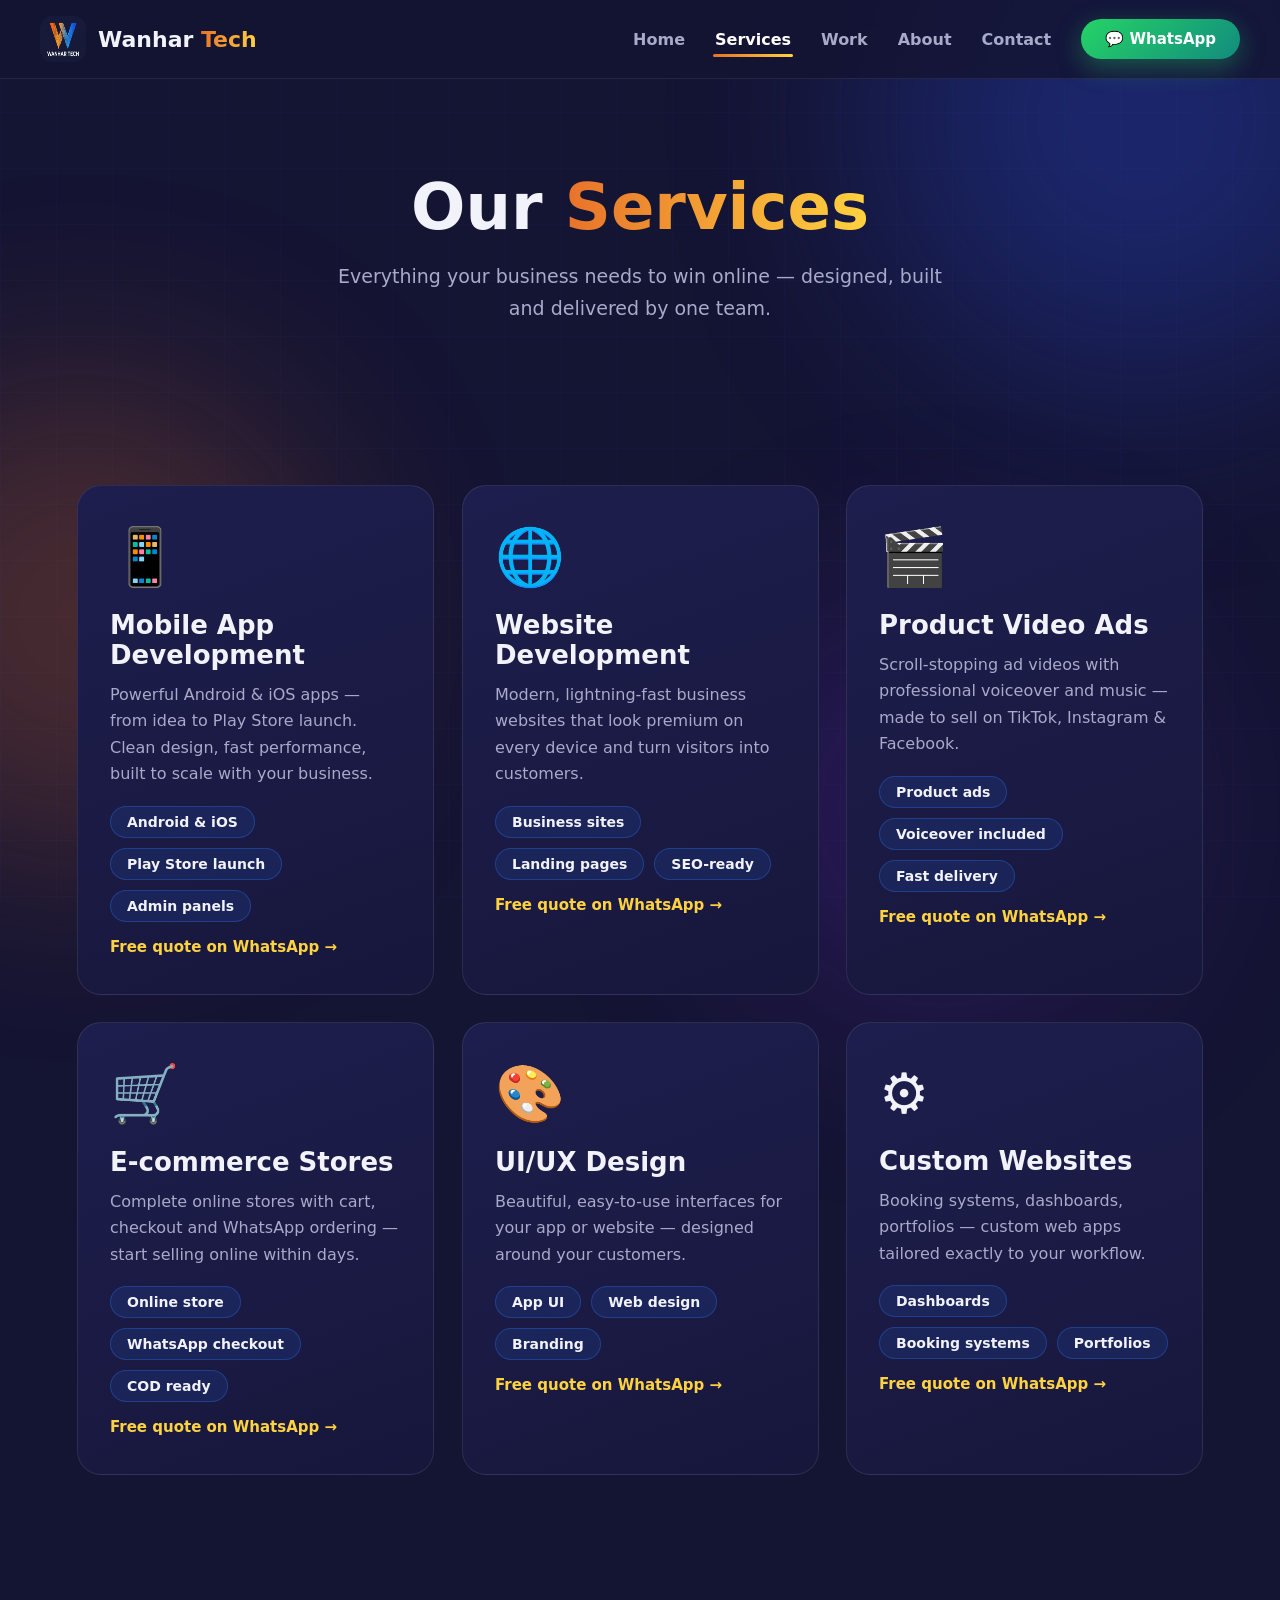
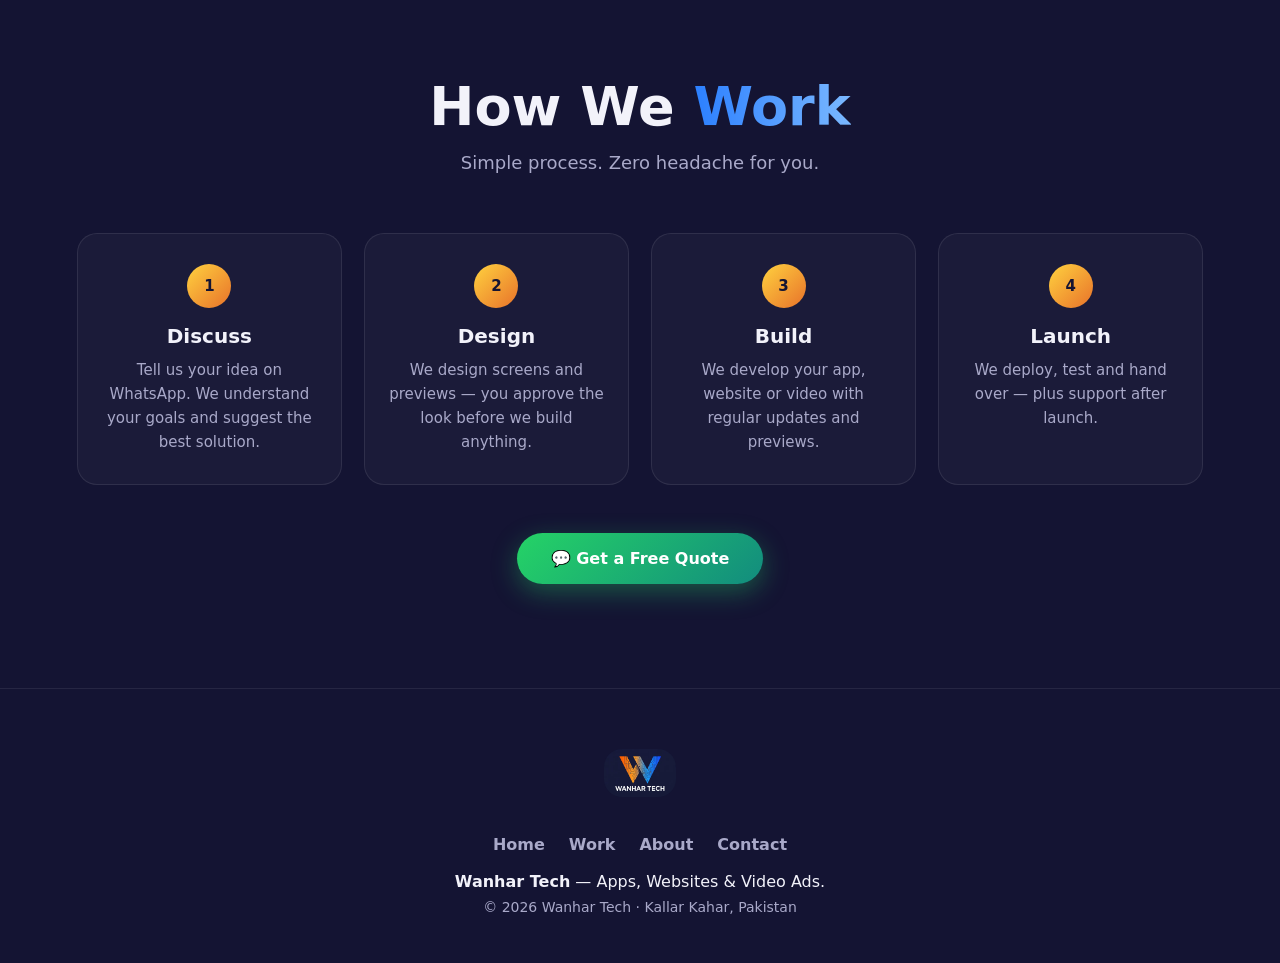
<file: wanhar-tech/services.html>
<!DOCTYPE html>
<html lang="en">
<head>
<meta charset="UTF-8">
<meta name="viewport" content="width=device-width, initial-scale=1.0">
<title>Services — Wanhar Tech</title>
<meta name="description" content="Wanhar Tech services: mobile apps, websites, video ads, e-commerce stores, UI/UX design.">
<link rel="stylesheet" href="style.css?v=3">
</head>
<body data-page="services">
<div id="progress"></div>
<div class="bg-grid"></div>
<div class="blob b1"></div><div class="blob b2"></div><div class="blob b3"></div>

<nav id="nav">
  <a class="brand" href="index.html"><img src="[data-uri]" alt="Wanhar Tech logo"><span>Wanhar <em>Tech</em></span></a>
  <div class="links">
    <a href="index.html" data-nav="home">Home</a>
    <a href="services.html" data-nav="services">Services</a>
    <a href="work.html" data-nav="work">Work</a>
    <a href="about.html" data-nav="about">About</a>
    <a href="contact.html" data-nav="contact">Contact</a>
  </div>
  <a class="btn btn-sm btn-wa confetti-btn" href="https://wa.me/923410101415" target="_blank" rel="noopener">💬 WhatsApp</a>
  <button class="burger" id="burger" aria-label="Menu">☰</button>
</nav>
<div class="mobilemenu" id="mobilemenu">
  <a href="index.html" data-nav="home">Home</a><a href="services.html" data-nav="services">Services</a><a href="work.html" data-nav="work">Work</a><a href="about.html" data-nav="about">About</a><a href="contact.html" data-nav="contact">Contact</a>
</div>

<div class="page-hero">
  <h1 class="reveal">Our <span class="grad">Services</span></h1>
  <p class="reveal">Everything your business needs to win online — designed, built and delivered by one team.</p>
</div>

<section>
  <div class="cards" data-stagger>
    <div class="card reveal tilt"><div class="card-emoji">📱</div><h3>Mobile App Development</h3><p>Powerful Android &amp; iOS apps — from idea to Play Store launch. Clean design, fast performance, built to scale with your business.</p><ul><li>Android &amp; iOS</li><li>Play Store launch</li><li>Admin panels</li></ul><a class="price" href="https://wa.me/923410101415?text=Hi%20Wanhar%20Tech!%20I%20need%20a%20quote%20for%20Mobile%20App.">Free quote on WhatsApp →</a></div>
    <div class="card reveal tilt"><div class="card-emoji">🌐</div><h3>Website Development</h3><p>Modern, lightning-fast business websites that look premium on every device and turn visitors into customers.</p><ul><li>Business sites</li><li>Landing pages</li><li>SEO-ready</li></ul><a class="price" href="https://wa.me/923410101415?text=Hi%20Wanhar%20Tech!%20I%20need%20a%20quote%20for%20Website.">Free quote on WhatsApp →</a></div>
    <div class="card reveal tilt"><div class="card-emoji">🎬</div><h3>Product Video Ads</h3><p>Scroll-stopping ad videos with professional voiceover and music — made to sell on TikTok, Instagram &amp; Facebook.</p><ul><li>Product ads</li><li>Voiceover included</li><li>Fast delivery</li></ul><a class="price" href="https://wa.me/923410101415?text=Hi%20Wanhar%20Tech!%20I%20need%20a%20quote%20for%20Video%20Ad.">Free quote on WhatsApp →</a></div>
    <div class="card reveal tilt"><div class="card-emoji">🛒</div><h3>E-commerce Stores</h3><p>Complete online stores with cart, checkout and WhatsApp ordering — start selling online within days.</p><ul><li>Online store</li><li>WhatsApp checkout</li><li>COD ready</li></ul><a class="price" href="https://wa.me/923410101415?text=Hi%20Wanhar%20Tech!%20I%20need%20a%20quote%20for%20E-commerce%20Store.">Free quote on WhatsApp →</a></div>
    <div class="card reveal tilt"><div class="card-emoji">🎨</div><h3>UI/UX Design</h3><p>Beautiful, easy-to-use interfaces for your app or website — designed around your customers.</p><ul><li>App UI</li><li>Web design</li><li>Branding</li></ul><a class="price" href="https://wa.me/923410101415?text=Hi%20Wanhar%20Tech!%20I%20need%20a%20quote%20for%20UI%2FUX%20Design.">Free quote on WhatsApp →</a></div>
    <div class="card reveal tilt"><div class="card-emoji">⚙️</div><h3>Custom Websites</h3><p>Booking systems, dashboards, portfolios — custom web apps tailored exactly to your workflow.</p><ul><li>Dashboards</li><li>Booking systems</li><li>Portfolios</li></ul><a class="price" href="https://wa.me/923410101415?text=Hi%20Wanhar%20Tech!%20I%20need%20a%20quote%20for%20Custom%20Website.">Free quote on WhatsApp →</a></div>
  </div>
</section>

<section>
  <h2 class="sec-title reveal">How We <span class="grad2">Work</span></h2>
  <p class="sec-sub reveal">Simple process. Zero headache for you.</p>
  <div class="process" data-stagger>
    <div class="step reveal"><div class="n">1</div><h4>Discuss</h4><p>Tell us your idea on WhatsApp. We understand your goals and suggest the best solution.</p></div>
    <div class="step reveal"><div class="n">2</div><h4>Design</h4><p>We design screens and previews — you approve the look before we build anything.</p></div>
    <div class="step reveal"><div class="n">3</div><h4>Build</h4><p>We develop your app, website or video with regular updates and previews.</p></div>
    <div class="step reveal"><div class="n">4</div><h4>Launch</h4><p>We deploy, test and hand over — plus support after launch.</p></div>
  </div>
  <div class="center reveal"><a class="btn btn-wa confetti-btn" href="contact.html"><span class="shine"></span>💬 Get a Free Quote</a></div>
</section>

<footer>
  <img src="[data-uri]" alt="Wanhar Tech">
  <div class="flinks"><a href="index.html">Home</a><a href="work.html">Work</a><a href="about.html">About</a><a href="contact.html">Contact</a></div>
  <p><b>Wanhar Tech</b> — Apps, Websites &amp; Video Ads.</p>
  <p class="dim">© 2026 Wanhar Tech · Kallar Kahar, Pakistan</p>
</footer>
<script src="app.js"></script>
</body>
</html>
</file>
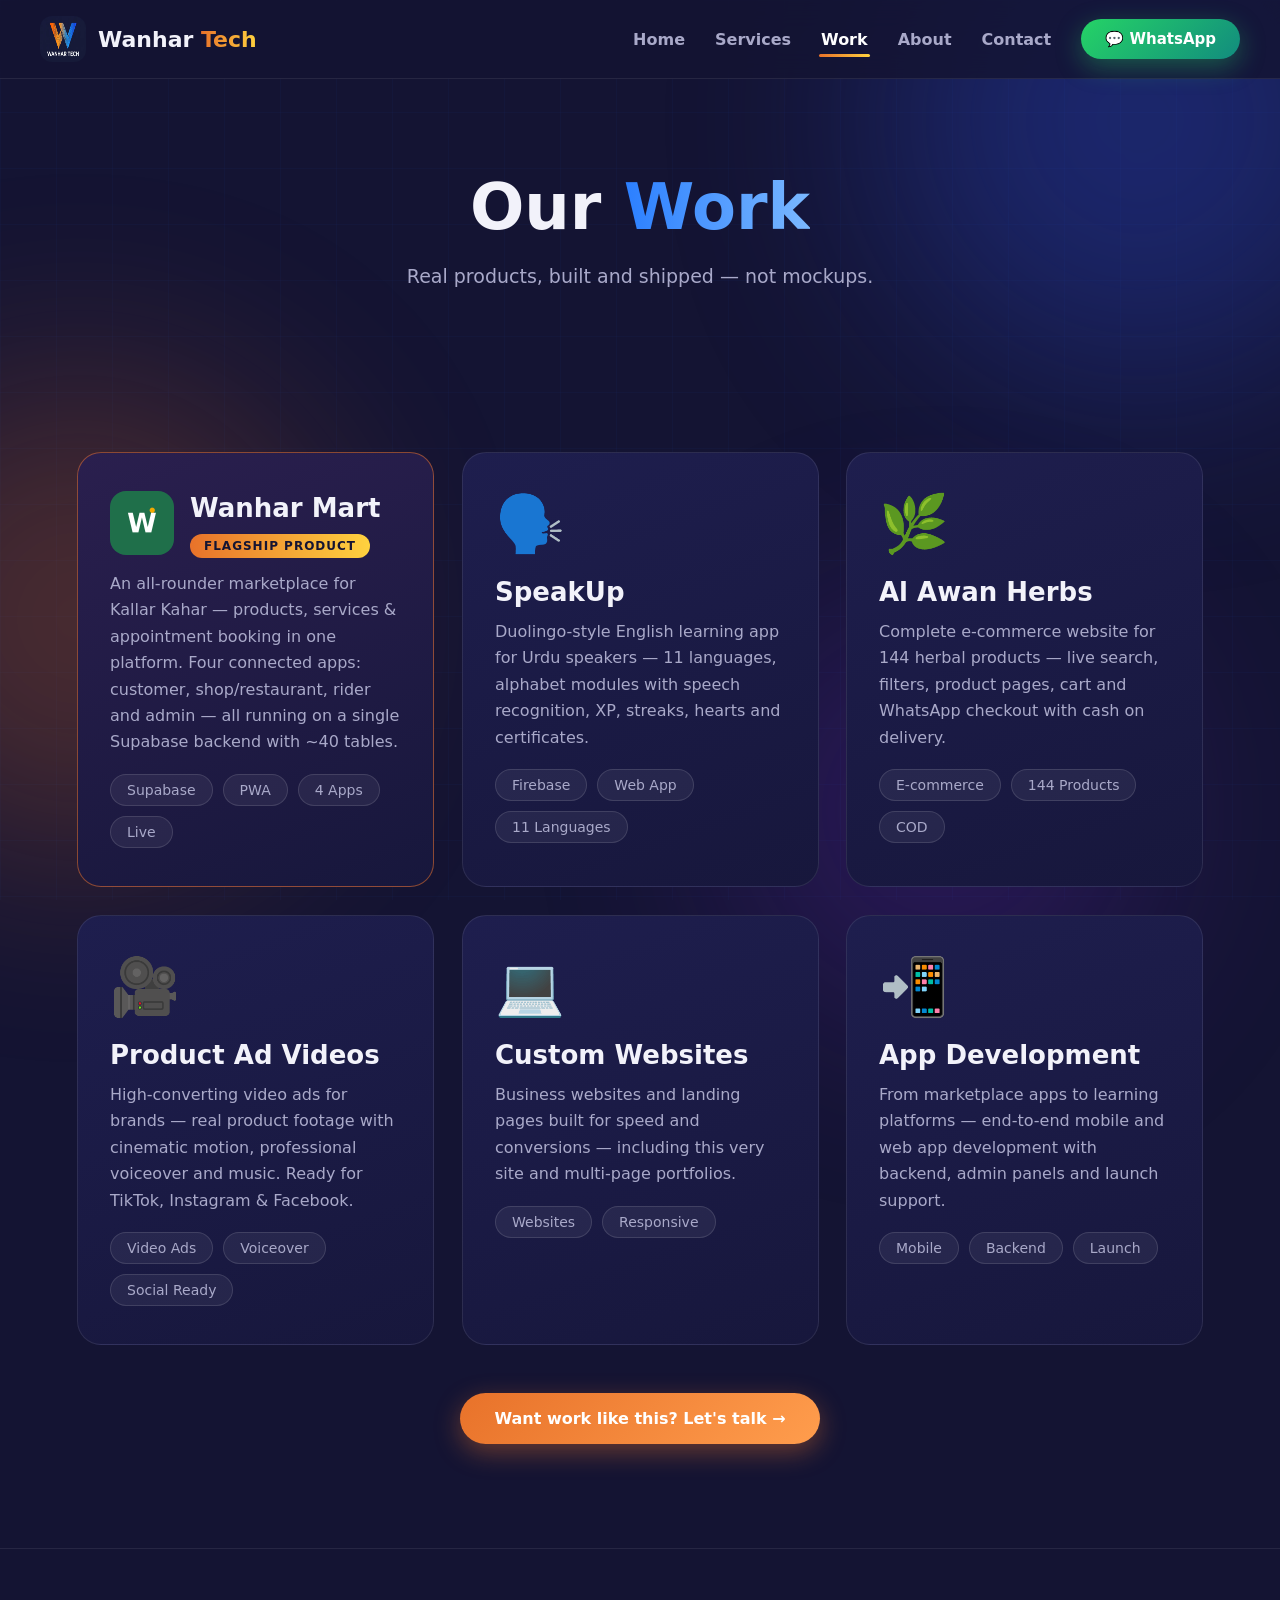
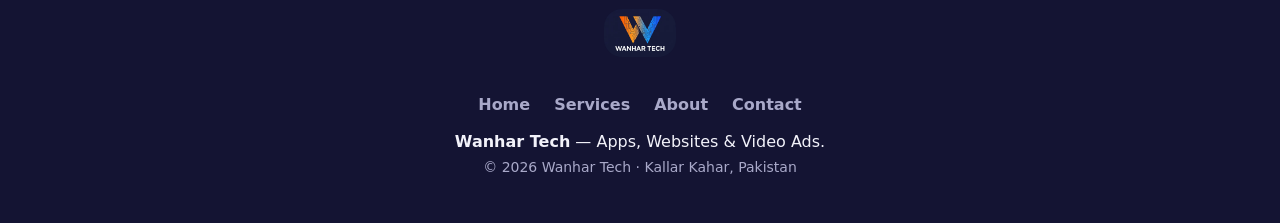
<file: wanhar-tech/work.html>
<!DOCTYPE html>
<html lang="en">
<head>
<meta charset="UTF-8">
<meta name="viewport" content="width=device-width, initial-scale=1.0">
<title>Work — Wanhar Tech</title>
<meta name="description" content="Wanhar Tech portfolio: Wanhar Mart marketplace, SpeakUp learning app, Al Awan Herbs e-commerce, product video ads.">
<link rel="stylesheet" href="style.css?v=3">
</head>
<body data-page="work">
<div id="progress"></div>
<div class="bg-grid"></div>
<div class="blob b1"></div><div class="blob b2"></div><div class="blob b3"></div>

<nav id="nav">
  <a class="brand" href="index.html"><img src="[data-uri]" alt="Wanhar Tech logo"><span>Wanhar <em>Tech</em></span></a>
  <div class="links">
    <a href="index.html" data-nav="home">Home</a>
    <a href="services.html" data-nav="services">Services</a>
    <a href="work.html" data-nav="work">Work</a>
    <a href="about.html" data-nav="about">About</a>
    <a href="contact.html" data-nav="contact">Contact</a>
  </div>
  <a class="btn btn-sm btn-wa confetti-btn" href="https://wa.me/923410101415" target="_blank" rel="noopener">💬 WhatsApp</a>
  <button class="burger" id="burger" aria-label="Menu">☰</button>
</nav>
<div class="mobilemenu" id="mobilemenu">
  <a href="index.html" data-nav="home">Home</a><a href="services.html" data-nav="services">Services</a><a href="work.html" data-nav="work">Work</a><a href="about.html" data-nav="about">About</a><a href="contact.html" data-nav="contact">Contact</a>
</div>

<div class="page-hero">
  <h1 class="reveal">Our <span class="grad2">Work</span></h1>
  <p class="reveal">Real products, built and shipped — not mockups.</p>
</div>

<section>
  <div class="cards" data-stagger>
    <div class="card reveal tilt featured">
      <div class="work-head"><img src="[data-uri]" alt="Wanhar Mart logo"><div><h3>Wanhar Mart</h3><span class="tag">Flagship Product</span></div></div>
      <p>An all-rounder marketplace for Kallar Kahar — products, services &amp; appointment booking in one platform. Four connected apps: customer, shop/restaurant, rider and admin — all running on a single Supabase backend with ~40 tables.</p>
      <div class="tech"><span>Supabase</span><span>PWA</span><span>4 Apps</span><span>Live</span></div>
    </div>
    <div class="card reveal tilt"><div class="card-emoji">🗣️</div><h3>SpeakUp</h3><p>Duolingo-style English learning app for Urdu speakers — 11 languages, alphabet modules with speech recognition, XP, streaks, hearts and certificates.</p><div class="tech"><span>Firebase</span><span>Web App</span><span>11 Languages</span></div></div>
    <div class="card reveal tilt"><div class="card-emoji">🌿</div><h3>Al Awan Herbs</h3><p>Complete e-commerce website for 144 herbal products — live search, filters, product pages, cart and WhatsApp checkout with cash on delivery.</p><div class="tech"><span>E-commerce</span><span>144 Products</span><span>COD</span></div></div>
    <div class="card reveal tilt"><div class="card-emoji">🎥</div><h3>Product Ad Videos</h3><p>High-converting video ads for brands — real product footage with cinematic motion, professional voiceover and music. Ready for TikTok, Instagram &amp; Facebook.</p><div class="tech"><span>Video Ads</span><span>Voiceover</span><span>Social Ready</span></div></div>
    <div class="card reveal tilt"><div class="card-emoji">💻</div><h3>Custom Websites</h3><p>Business websites and landing pages built for speed and conversions — including this very site and multi-page portfolios.</p><div class="tech"><span>Websites</span><span>Responsive</span></div></div>
    <div class="card reveal tilt"><div class="card-emoji">📲</div><h3>App Development</h3><p>From marketplace apps to learning platforms — end-to-end mobile and web app development with backend, admin panels and launch support.</p><div class="tech"><span>Mobile</span><span>Backend</span><span>Launch</span></div></div>
  </div>
  <div class="center reveal"><a class="btn btn-fire confetti-btn" href="contact.html"><span class="shine"></span>Want work like this? Let's talk →</a></div>
</section>

<footer>
  <img src="[data-uri]" alt="Wanhar Tech">
  <div class="flinks"><a href="index.html">Home</a><a href="services.html">Services</a><a href="about.html">About</a><a href="contact.html">Contact</a></div>
  <p><b>Wanhar Tech</b> — Apps, Websites &amp; Video Ads.</p>
  <p class="dim">© 2026 Wanhar Tech · Kallar Kahar, Pakistan</p>
</footer>
<script src="app.js"></script>
</body>
</html>
</file>
<file: style.css>
*{margin:0;padding:0;box-sizing:border-box}
html{scroll-behavior:smooth}
body{background:#FFF6E9;color:#1d1d22;font-family:-apple-system,BlinkMacSystemFont,'Segoe UI',Roboto,sans-serif;overflow-x:hidden}
::selection{background:#FFD23F}
/* ---------- floating shapes ---------- */
.shape{position:absolute;pointer-events:none;animation:spinfloat 8s ease-in-out infinite;z-index:1;font-size:40px}
@keyframes spinfloat{0%,100%{transform:translateY(0) rotate(0)}50%{transform:translateY(-24px) rotate(18deg)}}
/* ---------- nav ---------- */
nav{position:sticky;top:14px;z-index:50;display:flex;justify-content:space-between;align-items:center;margin:14px 6vw 0;background:#ffffffd9;border:2.5px solid #1d1d22;border-radius:99px;padding:10px 12px 10px 22px;box-shadow:4px 4px 0 #1d1d22;backdrop-filter:blur(10px)}
.logo{font-weight:900;font-size:22px;background:#1d1d22;color:#fff;padding:8px 18px;border-radius:12px;transform:rotate(-3deg);box-shadow:3px 3px 0 #E8722A;text-decoration:none}
.links{display:flex;gap:8px}
.links a{background:#fff;border:2px solid #1d1d22;padding:9px 18px;border-radius:99px;font-size:14px;font-weight:800;color:#1d1d22;cursor:pointer;box-shadow:3px 3px 0 #1d1d22;text-decoration:none;transition:transform .15s,box-shadow .15s}
.links a:hover{transform:translate(-2px,-2px);box-shadow:5px 5px 0 #1d1d22}
.navcta{background:#1d1d22;color:#fff;border:0;font-weight:900;font-size:14px;padding:12px 24px;border-radius:99px;cursor:pointer;box-shadow:3px 3px 0 #E8722A}
/* ---------- hero ---------- */
.hero{padding:60px 6vw 64px;position:relative;text-align:center;display:flex;flex-direction:column;justify-content:center;align-items:center}
.stk{display:inline-block;background:#fff;border:2.5px solid #1d1d22;border-radius:16px;padding:12px 24px;font-weight:900;font-size:15px;box-shadow:4px 4px 0 #1d1d22;margin-bottom:22px;animation:bounce 2.4s ease-in-out infinite;position:relative;z-index:2}
@keyframes bounce{0%,100%{transform:rotate(-2deg) translateY(0)}50%{transform:rotate(2deg) translateY(-10px)}}
.photostk{display:inline-block;background:#fff;border:3px solid #1d1d22;border-radius:26px;padding:12px 12px 16px;transform:rotate(-3deg);box-shadow:8px 8px 0 #1d1d22;margin-bottom:24px;animation:bounce 3.2s ease-in-out infinite;position:relative;z-index:2}
.photostk img{width:172px;height:172px;object-fit:cover;border-radius:18px;border:2.5px solid #1d1d22;display:block}
.photostk .cap{font-weight:900;font-size:14px;margin-top:10px}
.photostk .on{position:absolute;top:18px;right:18px;background:#22c55e;border:2.5px solid #1d1d22;color:#fff;font-size:11px;font-weight:900;padding:5px 12px;border-radius:99px;animation:blinkdot 1.8s infinite}
@keyframes blinkdot{50%{opacity:.55}}
h1{font-size:clamp(52px,7.5vw,104px);line-height:1.02;letter-spacing:-.03em;font-weight:900;position:relative;z-index:2}
h1 .w1{display:inline-block;background:#FFD23F;border:3px solid #1d1d22;border-radius:20px;padding:6px 26px;transform:rotate(-2deg);box-shadow:6px 6px 0 #1d1d22;animation:wiggle 3s ease-in-out infinite}
h1 .w2{display:inline-block;background:#E8722A;color:#fff;border:3px solid #1d1d22;border-radius:20px;padding:6px 26px;transform:rotate(1.5deg);box-shadow:6px 6px 0 #1d1d22;animation:wiggle 3s ease-in-out infinite reverse}
@keyframes wiggle{0%,100%{transform:rotate(-2deg)}50%{transform:rotate(2deg) translateY(-6px)}}
p.desc{font-size:18px;color:#6b5f4c;margin:26px auto;max-width:580px;line-height:1.65;font-weight:600;position:relative;z-index:2}
.cta{display:flex;gap:16px;justify-content:center;position:relative;z-index:2;flex-wrap:wrap}
.btn1{background:#1d1d22;color:#fff;border:0;font-weight:900;font-size:17px;padding:18px 40px;border-radius:99px;cursor:pointer;box-shadow:5px 5px 0 #E8722A;transition:transform .15s;text-decoration:none;display:inline-block}
.btn1:hover{transform:translate(-2px,-2px)}
.btn1:active{transform:translate(2px,2px);box-shadow:1px 1px 0 #E8722A}
.btn2{background:#fff;border:2.5px solid #1d1d22;font-weight:900;font-size:17px;padding:16px 38px;border-radius:99px;cursor:pointer;box-shadow:5px 5px 0 #1d1d22;color:#1d1d22;text-decoration:none;display:inline-block;transition:transform .15s}
.btn2:hover{transform:translate(-2px,-2px)}
.scrollhint{margin-top:44px;color:#a89a83;font-weight:800;font-size:13px;letter-spacing:.14em;animation:hinty 2s ease-in-out infinite;position:relative;z-index:2}
@keyframes hinty{50%{transform:translateY(8px)}}
/* ---------- sections ---------- */
section{padding:84px 6vw;max-width:1200px;margin:0 auto;position:relative;z-index:2}
h2{font-size:clamp(36px,4.5vw,60px);font-weight:900;letter-spacing:-.025em;margin-bottom:14px}
h2 .mk{background:#FFD23F;border:3px solid #1d1d22;border-radius:16px;padding:2px 18px;box-shadow:4px 4px 0 #1d1d22;display:inline-block;transform:rotate(-1.5deg)}
.secsub{color:#6b5f4c;font-size:17px;margin-bottom:42px;font-weight:600;max-width:620px;line-height:1.6}
/* reveal on scroll */
.rv{opacity:0;transform:translateY(46px) rotate(.5deg);transition:opacity .7s cubic-bezier(.22,1,.36,1),transform .7s cubic-bezier(.22,1,.36,1)}
.rv.in{opacity:1;transform:none}
/* stats */
.stats{display:flex;gap:20px;flex-wrap:wrap}
.stat{flex:1;min-width:170px;background:#fff;border:2.5px solid #1d1d22;border-radius:22px;padding:30px 20px;text-align:center;box-shadow:5px 5px 0 #1d1d22;transition:transform .2s}
.stat:hover{transform:translateY(-6px) rotate(-1deg)}
.stat b{font-size:44px;display:block;font-variant-numeric:tabular-nums}
.stat span{color:#6b5f4c;font-size:14px;font-weight:700}
/* projects */
.proj{display:grid;grid-template-columns:1fr 1fr;gap:26px}
.pj{background:#fff;border:2.5px solid #1d1d22;border-radius:24px;overflow:hidden;box-shadow:6px 6px 0 #1d1d22;transition:transform .2s,box-shadow .2s}
.pj:hover{transform:translate(-3px,-3px);box-shadow:9px 9px 0 #1d1d22}
.pj .art{height:170px;display:flex;align-items:center;justify-content:center;font-size:72px;border-bottom:2.5px solid #1d1d22}
.a1{background:#FFE3B3}.a2{background:#CFE8FF}.a3{background:#D6F2DF}.a4{background:#E5D6FF}.a5{background:#FFE0E6}
.pj .body{padding:24px 26px}
.pj .body b{font-size:20px}.pj .body p{color:#6b5f4c;font-size:14.5px;margin-top:8px;line-height:1.6;font-weight:600}
.pj .tag{display:inline-block;margin-top:14px;font-size:11.5px;font-weight:900;letter-spacing:.08em;color:#fff;background:#1d1d22;padding:8px 16px;border-radius:99px}
/* services */
.svc{display:grid;grid-template-columns:repeat(4,1fr);gap:22px}
.sv{background:#fff;border:2.5px solid #1d1d22;border-radius:22px;padding:28px 24px;box-shadow:5px 5px 0 #1d1d22;transition:transform .2s}
.sv:hover{transform:translate(-3px,-3px) rotate(-1deg)}
.sv .em{font-size:38px}.sv b{display:block;margin:14px 0 8px;font-size:17px}.sv p{color:#6b5f4c;font-size:13.5px;line-height:1.6;font-weight:600}
/* about */
.about{display:grid;grid-template-columns:300px 1fr;gap:52px;align-items:center}
.about .ph2{background:#fff;border:3px solid #1d1d22;border-radius:26px;padding:12px;transform:rotate(2deg);box-shadow:8px 8px 0 #E8722A;transition:transform .25s}
.about .ph2:hover{transform:rotate(0)}
.about .ph2 img{width:100%;border-radius:18px;border:2.5px solid #1d1d22;display:block}
.about p{color:#6b5f4c;font-size:17px;line-height:1.75;margin-top:16px;font-weight:600}
.about p b{color:#1d1d22}
/* contact */
.contact{text-align:center;padding:90px 6vw;max-width:980px;margin:0 auto;position:relative;z-index:2}
.cbox{background:#1d1d22;color:#fff;border-radius:32px;padding:70px 40px;box-shadow:8px 8px 0 #E8722A;position:relative;overflow:hidden}
.cbox h2{color:#fff}.cbox .secsub{color:#b8ab98;margin-left:auto;margin-right:auto}
.popword{background:#FFD23F;color:#1d1d22;border-radius:14px;padding:2px 16px;display:inline-block;transform:rotate(-1.5deg)}
.cbtns{display:flex;gap:16px;justify-content:center;margin-top:34px;flex-wrap:wrap}
.cbtns .btn1{box-shadow:5px 5px 0 #E8722A}
/* footer */
footer{padding:28px 6vw 40px;color:#6b5f4c;font-size:14px;font-weight:700;display:flex;justify-content:space-between;max-width:1200px;margin:0 auto;position:relative;z-index:2}
/* back to top */
#top{position:fixed;bottom:26px;right:26px;width:54px;height:54px;border-radius:50%;background:#1d1d22;color:#FFD23F;border:2.5px solid #1d1d22;box-shadow:4px 4px 0 #E8722A;font-size:22px;font-weight:900;cursor:pointer;z-index:60;opacity:0;pointer-events:none;transition:opacity .3s,transform .2s}
#top.show{opacity:1;pointer-events:auto}
#top:hover{transform:translateY(-4px)}
/* responsive */
@media(max-width:900px){
  .svc{grid-template-columns:1fr 1fr}
  .proj{grid-template-columns:1fr}
  .about{grid-template-columns:1fr;gap:32px}
  .about .ph2{max-width:300px;margin:0 auto}
  .links{display:none}
}
@media(max-width:560px){
  .svc{grid-template-columns:1fr}
  h1{font-size:15vw}
  .cbox{padding:48px 24px}
  .hero{min-height:auto;padding:36px 6vw 26px}
  .scrollhint{margin-top:26px}
  .marq{margin-top:6px}
}

/* ===== extra animations ===== */
@keyframes heroIn{from{opacity:0;transform:translateY(50px) scale(.96)}to{opacity:1;transform:none}}
@keyframes popIn{0%{opacity:0;transform:scale(.4) rotate(-14deg)}70%{transform:scale(1.12) rotate(3deg)}100%{opacity:1;transform:scale(1) rotate(-3deg)}}
.hero .stk{animation:heroIn .7s .1s cubic-bezier(.22,1,.36,1) backwards,bounce 2.4s 1s ease-in-out infinite}
.photostk{animation:popIn .8s .25s cubic-bezier(.34,1.56,.64,1) backwards,bounce 3.2s 1.4s ease-in-out infinite}
.hero h1{animation:heroIn .8s .4s cubic-bezier(.22,1,.36,1) backwards}
.hero p.desc{animation:heroIn .8s .55s cubic-bezier(.22,1,.36,1) backwards}
.hero .cta{animation:heroIn .8s .7s cubic-bezier(.22,1,.36,1) backwards}
.scrollhint{animation:heroIn .8s .85s ease backwards,hinty 2s 1.8s ease-in-out infinite}
/* marquee strip */
.marq{overflow:hidden;white-space:nowrap;background:#1d1d22;border-top:2.5px solid #1d1d22;border-bottom:2.5px solid #1d1d22;padding:15px 0;margin:10px 0 0;transform:rotate(-1deg) scale(1.02)}
.marq div{display:inline-block;font-weight:900;font-size:15px;letter-spacing:.18em;color:#FFD23F;animation:slide 24s linear infinite}
.marq div span{margin:0 24px}.marq div i{color:#E8722A;font-style:normal}
@keyframes slide{to{transform:translateX(-50%)}}
/* floating bg blobs */
.blob{position:absolute;border-radius:50%;filter:blur(80px);opacity:.5;pointer-events:none;z-index:0}
.bl1{width:340px;height:340px;background:#FFD9A0;top:6%;right:-90px;animation:drift 9s ease-in-out infinite}
.bl2{width:280px;height:280px;background:#FFC4B3;bottom:8%;left:-80px;animation:drift 11s ease-in-out infinite reverse}
@keyframes drift{0%,100%{transform:translate(0,0)}50%{transform:translate(-36px,28px)}}
/* heading marker pop */
h2 .mk{transition:transform .25s}
.rv.in h2 .mk,.rv.in.mk{animation:mkpop .5s cubic-bezier(.34,1.56,.64,1)}
@keyframes mkpop{0%{transform:scale(.5) rotate(-10deg)}100%{transform:scale(1) rotate(-1.5deg)}}
/* button shine sweep */
.btn1{position:relative;overflow:hidden}
.btn1::after{content:'';position:absolute;top:0;left:-80%;width:50%;height:100%;background:linear-gradient(100deg,transparent,#ffffff55,transparent);transform:skewX(-20deg);animation:shine 3.6s ease-in-out infinite}
@keyframes shine{0%,55%{left:-80%}100%{left:160%}}
/* tap bounce (touch) */
.tap{animation:tapb .35s ease!important}
@keyframes tapb{0%{transform:scale(1)}40%{transform:scale(.93) rotate(-1deg)}100%{transform:scale(1)}}
/* stat count pop */
.stat b{transition:transform .2s}
.stat:hover b{transform:scale(1.12)}
/* nav shrink on scroll */
nav.scrolled{padding:7px 10px 7px 18px;box-shadow:3px 3px 0 #1d1d22}
nav{transition:padding .25s,box-shadow .25s}
/* photo gentle float already via bounce; add glow pulse */
.photostk{filter:drop-shadow(0 0 0 transparent)}

/* ===== 3D + extra animation ===== */
#pbar{position:fixed;top:0;left:0;height:5px;width:0;background:linear-gradient(90deg,#FFD23F,#E8722A);z-index:99;border-radius:0 4px 4px 0}
.hero{perspective:1200px}
.pj,.sv{transform-style:preserve-3d;will-change:transform}
.pj .art{transform:translateZ(40px)}
.pj .body{transform:translateZ(24px)}
.shape.spin3d{animation:spin3d 7s linear infinite}
@keyframes spin3d{from{transform:rotateY(0)}to{transform:rotateY(360deg)}}
.bconf{position:fixed;width:9px;height:13px;z-index:99;pointer-events:none;border-radius:2px}
.photostk{transform-style:preserve-3d}
.photostk img{transform:translateZ(30px)}
.cbox{transform-style:preserve-3d}
.stat{transform-style:preserve-3d}
@media(prefers-reduced-motion:reduce){*{animation:none!important;transition:none!important}.rv{opacity:1;transform:none}}


/* ===== multi-page ===== */
.page-head{text-align:center;padding:64px 6vw 6px}
.page-head h2{margin-bottom:6px}
.links a.on{background:#1d1d22;color:#fff}
.more{text-align:center;margin:34px 0 8px}
.homecta{text-align:center;padding:20px 6vw 90px}
.homecta h2{margin-bottom:14px}
</file>
<file: wanhar-tech/style.css>
*{margin:0;padding:0;box-sizing:border-box}
:root{
  --navy:#141433; --navy2:#1c1c44; --card:#1e1e4e;
  --orange:#E8722A; --blue:#2B7FFF; --yellow:#FFD23F;
  --txt:#f2f2fa; --dim:#a9a9c9;
}
html{scroll-behavior:smooth}
body{background:var(--navy);color:var(--txt);font-family:'Segoe UI',system-ui,Arial,sans-serif;overflow-x:hidden}
a{color:inherit}
/* scroll progress */
#progress{position:fixed;top:0;left:0;height:4px;width:0;z-index:200;
  background:linear-gradient(90deg,var(--orange),var(--yellow),var(--blue))}
/* background decor */
.bg-grid{position:fixed;inset:0;z-index:0;pointer-events:none;opacity:.5;
  background-image:linear-gradient(rgba(43,127,255,.07) 1px,transparent 1px),linear-gradient(90deg,rgba(43,127,255,.07) 1px,transparent 1px);
  background-size:56px 56px;}
.blob{position:fixed;border-radius:50%;filter:blur(110px);z-index:0;pointer-events:none;opacity:.35;animation:drift 12s ease-in-out infinite}
.b1{width:520px;height:520px;background:#2b4bd8;top:-140px;right:-120px}
.b2{width:480px;height:480px;background:#E8722A;top:42%;left:-160px;animation-delay:4s;opacity:.25}
.b3{width:420px;height:420px;background:#7a2bd8;bottom:-120px;right:10%;animation-delay:8s;opacity:.22}
@keyframes drift{0%,100%{transform:translate(0,0) scale(1)}50%{transform:translate(70px,50px) scale(1.12)}}

/* nav */
nav{position:fixed;top:0;left:0;right:0;z-index:100;display:flex;align-items:center;gap:28px;
  padding:16px 40px;background:rgba(20,20,51,.82);backdrop-filter:blur(14px);border-bottom:1px solid rgba(255,255,255,.08);
  transition:padding .3s}
nav.scrolled{padding:10px 40px}
.brand{display:flex;align-items:center;gap:12px;text-decoration:none;font-weight:900;font-size:22px}
.brand img{width:46px;height:46px;border-radius:12px}
.brand em{font-style:normal;background:linear-gradient(90deg,var(--orange),var(--yellow));-webkit-background-clip:text;background-clip:text;color:transparent}
.links{display:flex;gap:26px;margin-left:auto}
.links a{text-decoration:none;color:var(--dim);font-weight:600;transition:color .2s;position:relative;padding:6px 2px}
.links a:hover{color:#fff}
.links a.active{color:#fff}
.links a.active::after{content:'';position:absolute;left:0;right:0;bottom:-2px;height:3px;border-radius:3px;
  background:linear-gradient(90deg,var(--orange),var(--yellow))}
.burger{display:none;background:none;border:none;color:#fff;font-size:28px;cursor:pointer;margin-left:auto}
.mobilemenu{display:none;position:fixed;top:78px;left:0;right:0;z-index:99;background:var(--navy2);padding:10px 30px 20px;flex-direction:column}
.mobilemenu.open{display:flex}
.mobilemenu a{text-decoration:none;padding:12px 0;border-bottom:1px solid rgba(255,255,255,.07);font-weight:600}
.mobilemenu a.active{color:var(--yellow)}

/* buttons */
.btn{display:inline-block;text-decoration:none;font-weight:800;padding:16px 34px;border-radius:99px;
  transition:transform .2s,box-shadow .2s;border:none;cursor:pointer;position:relative;overflow:hidden}
.btn:hover{transform:translateY(-3px)}
.btn-sm{padding:11px 24px;font-size:15px}
.btn-wa{background:linear-gradient(135deg,#25D366,#128C7E);color:#fff;box-shadow:0 8px 26px rgba(37,211,102,.35)}
.btn-fire{background:linear-gradient(135deg,var(--orange),#ff9d4d);color:#fff;box-shadow:0 8px 26px rgba(232,114,42,.4)}
.btn-ghost{border:2px solid rgba(255,255,255,.25);color:#fff}
.btn .shine{position:absolute;top:0;left:-80%;width:50%;height:100%;transform:skewX(-20deg);
  background:linear-gradient(90deg,transparent,rgba(255,255,255,.45),transparent);animation:shine 3.2s ease-in-out infinite}
@keyframes shine{0%{left:-80%}55%,100%{left:130%}}
.grad{background:linear-gradient(90deg,var(--orange),var(--yellow));-webkit-background-clip:text;background-clip:text;color:transparent}
.grad2{background:linear-gradient(90deg,var(--blue),#7ab8ff);-webkit-background-clip:text;background-clip:text;color:transparent}

/* hero */
.hero{min-height:100vh;display:flex;align-items:center;justify-content:center;gap:60px;
  padding:140px 6vw 80px;position:relative;z-index:1;flex-wrap:wrap;perspective:1200px}
.hero-inner{max-width:640px}
.hero-badge{display:inline-block;background:rgba(43,127,255,.14);border:1px solid rgba(43,127,255,.4);color:#9cc4ff;
  padding:10px 22px;border-radius:99px;font-weight:700;font-size:15px;margin-bottom:26px;animation:badgeBob 3s ease-in-out infinite}
@keyframes badgeBob{0%,100%{transform:translateY(0)}50%{transform:translateY(-6px)}}
.hero h1{font-size:clamp(42px,6vw,76px);line-height:1.12;font-weight:900;margin-bottom:24px}
.hero p{color:var(--dim);font-size:19px;line-height:1.7;margin-bottom:36px;max-width:540px}
.hero-cta{display:flex;gap:16px;flex-wrap:wrap;margin-bottom:56px}
.hero-stats{display:flex;gap:44px}
.stat b{display:block;font-size:40px;background:linear-gradient(90deg,var(--orange),var(--yellow));-webkit-background-clip:text;background-clip:text;color:transparent}
.stat span{color:var(--dim);font-size:15px}
.hero-visual{position:relative;width:min(440px,84vw);height:min(440px,84vw)}
.hero-visual .logo-wrap{position:absolute;inset:40px;z-index:2}
.hero-visual img{width:100%;height:100%;object-fit:cover;border-radius:32px;
  box-shadow:0 0 80px rgba(232,114,42,.35);animation:floaty 5s ease-in-out infinite}
@keyframes floaty{0%,100%{transform:translateY(0) rotateX(0)}50%{transform:translateY(-18px) rotateX(4deg)}}
.star3d{position:absolute;font-size:90px;z-index:3;color:var(--yellow);
  text-shadow:0 0 30px rgba(255,210,63,.8);animation:spin3d 6s linear infinite}
.s1{top:-10px;left:6%}.s2{bottom:4%;right:2%;font-size:64px;animation-delay:2s;color:#7ab8ff;text-shadow:0 0 26px rgba(43,127,255,.8)}
@keyframes spin3d{from{transform:rotateY(0) scale(1)}50%{transform:rotateY(180deg) scale(1.15)}to{transform:rotateY(360deg) scale(1)}}
.orb{position:absolute;border-radius:50%;z-index:1;filter:blur(2px);opacity:.85;animation:orbFloat 7s ease-in-out infinite}
.o1{width:90px;height:90px;top:8%;right:8%;background:radial-gradient(circle at 30% 30%,#ffb199,var(--orange))}
.o2{width:56px;height:56px;bottom:10%;left:4%;background:radial-gradient(circle at 30% 30%,#9cc4ff,var(--blue));animation-delay:3s}
@keyframes orbFloat{0%,100%{transform:translateY(0) scale(1)}50%{transform:translateY(-26px) scale(1.08)}}

/* page hero (inner pages) */
.page-hero{text-align:center;padding:170px 6vw 60px;position:relative;z-index:1}
.page-hero h1{font-size:clamp(38px,5.5vw,64px);font-weight:900;margin-bottom:16px}
.page-hero p{color:var(--dim);font-size:19px;max-width:640px;margin:0 auto;line-height:1.7}

/* marquee */
.marquee{overflow:hidden;border-top:1px solid rgba(255,255,255,.08);border-bottom:1px solid rgba(255,255,255,.08);
  background:rgba(255,255,255,.02);padding:18px 0;position:relative;z-index:1;transform:rotate(-1deg) scale(1.02)}
.marquee-track{display:flex;gap:56px;width:max-content;animation:scroll 22s linear infinite;font-weight:800;font-size:20px;color:var(--dim)}
@keyframes scroll{to{transform:translateX(-50%)}}

/* sections */
section{padding:100px 6vw;position:relative;z-index:1;max-width:1280px;margin:0 auto}
.sec-title{font-size:clamp(34px,4.5vw,54px);font-weight:900;text-align:center;margin-bottom:14px}
.sec-sub{color:var(--dim);text-align:center;font-size:18px;margin-bottom:60px}
.center{text-align:center;margin-top:48px}
.cards{display:grid;grid-template-columns:repeat(auto-fit,minmax(290px,1fr));gap:28px}
.card{background:linear-gradient(160deg,var(--card),#17173c);border:1px solid rgba(255,255,255,.09);border-radius:24px;
  padding:38px 32px;transition:transform .25s,border-color .25s,box-shadow .25s;position:relative;overflow:hidden;
  transform-style:preserve-3d;will-change:transform}
.card::before{content:'';position:absolute;top:0;left:0;right:0;height:3px;
  background:linear-gradient(90deg,var(--orange),var(--yellow),var(--blue));opacity:0;transition:opacity .3s}
.card:hover::before{opacity:1}
.card:hover{border-color:rgba(232,114,42,.5);box-shadow:0 24px 60px rgba(0,0,0,.45)}
.card-emoji{font-size:56px;margin-bottom:20px;transform:translateZ(40px)}
.card h3{font-size:26px;margin-bottom:12px}
.card p{color:var(--dim);line-height:1.65;margin-bottom:18px}
.card ul{list-style:none;display:flex;flex-wrap:wrap;gap:10px}
.card ul li{background:rgba(43,127,255,.12);border:1px solid rgba(43,127,255,.3);padding:7px 16px;border-radius:99px;font-size:14px;font-weight:600}
.card .price{font-size:15px;color:var(--yellow);font-weight:800;margin-top:16px}
a.price{display:inline-block;text-decoration:none;cursor:pointer}
a.price:hover{text-decoration:underline}
.card.featured{border:1px solid rgba(232,114,42,.55);background:linear-gradient(160deg,#2a1f4e,#17173c)}
.work-head{display:flex;align-items:center;gap:16px;margin-bottom:16px}
.work-head img{width:64px;height:64px;border-radius:16px}
.tag{background:linear-gradient(90deg,var(--orange),var(--yellow));color:#141433;font-size:12px;font-weight:900;
  padding:5px 14px;border-radius:99px;text-transform:uppercase;letter-spacing:1px}
.tech{display:flex;flex-wrap:wrap;gap:10px}
.tech span{background:rgba(255,255,255,.06);border:1px solid rgba(255,255,255,.12);padding:7px 16px;border-radius:99px;font-size:14px;color:var(--dim)}

/* process */
.process{display:grid;grid-template-columns:repeat(auto-fit,minmax(210px,1fr));gap:22px;margin-top:20px}
.step{background:rgba(255,255,255,.03);border:1px solid rgba(255,255,255,.09);border-radius:20px;padding:30px 24px;text-align:center;
  transition:transform .25s,border-color .25s}
.step:hover{transform:translateY(-6px) scale(1.02);border-color:rgba(43,127,255,.5)}
.step .n{font-size:15px;font-weight:900;color:var(--navy);background:linear-gradient(135deg,var(--yellow),var(--orange));
  width:44px;height:44px;border-radius:50%;display:flex;align-items:center;justify-content:center;margin:0 auto 16px}
.step h4{font-size:20px;margin-bottom:10px}
.step p{color:var(--dim);font-size:15px;line-height:1.6}

/* about */
.about-wrap{display:flex;gap:60px;align-items:center;flex-wrap:wrap;justify-content:center}
.about-photo{position:relative}
.about-photo img{width:min(340px,80vw);border-radius:28px;border:3px solid rgba(232,114,42,.5);
  box-shadow:0 20px 60px rgba(0,0,0,.5);transition:transform .35s}
.about-photo:hover img{transform:rotateY(8deg) rotateX(4deg) scale(1.02)}
.about-photo::after{content:'✦';position:absolute;top:-24px;right:-14px;font-size:54px;color:var(--yellow);
  animation:spin3d 5s linear infinite;text-shadow:0 0 22px rgba(255,210,63,.8)}
.about-text{max-width:560px}
.about-text h3{font-size:36px;margin-bottom:6px}
.about-text .role{color:var(--orange);font-weight:700;margin-bottom:20px}
.about-text p{color:var(--dim);line-height:1.75;margin-bottom:16px;font-size:17px}
.about-text a{color:var(--yellow);font-weight:700}
.values{display:grid;grid-template-columns:repeat(auto-fit,minmax(220px,1fr));gap:22px;margin-top:26px}

/* contact */
.contact-cards{display:grid;grid-template-columns:repeat(auto-fit,minmax(280px,1fr));gap:28px;max-width:860px;margin:0 auto 70px}
.contact-card{background:linear-gradient(160deg,var(--card),#17173c);border:1px solid rgba(255,255,255,.09);border-radius:24px;
  padding:44px 36px;text-align:center;text-decoration:none;transition:transform .25s,border-color .25s;transform-style:preserve-3d}
.contact-card:hover{border-color:rgba(37,211,102,.5)}
.contact-card h3{font-size:24px;margin:14px 0 8px}
.contact-card p{color:var(--dim);font-size:18px;margin-bottom:14px}
.contact-card .go{color:#25D366;font-weight:800}
.qform{max-width:640px;margin:0 auto;background:rgba(255,255,255,.03);border:1px solid rgba(255,255,255,.1);
  border-radius:24px;padding:40px 36px}
.qform h3{font-size:26px;margin-bottom:8px;text-align:center}
.qform>p{color:var(--dim);text-align:center;margin-bottom:28px}
.qform label{display:block;font-weight:700;margin:18px 0 8px}
.qform input,.qform select,.qform textarea{width:100%;background:var(--navy2);border:1px solid rgba(255,255,255,.14);
  border-radius:14px;padding:15px 18px;color:#fff;font-size:16px;font-family:inherit;transition:border-color .2s}
.qform input:focus,.qform select:focus,.qform textarea:focus{outline:none;border-color:var(--orange)}
.qform textarea{min-height:120px;resize:vertical}
.qform .btn{width:100%;margin-top:26px;font-size:18px}

/* CTA banner */
.cta-banner{max-width:1000px;margin:40px auto 0;text-align:center;background:linear-gradient(135deg,#2a1f4e,#1c2a5e);
  border:1px solid rgba(232,114,42,.4);border-radius:28px;padding:60px 40px;position:relative;overflow:hidden}
.cta-banner h2{font-size:clamp(28px,4vw,44px);font-weight:900;margin-bottom:14px}
.cta-banner p{color:var(--dim);margin-bottom:30px;font-size:18px}

/* footer */
footer{text-align:center;padding:60px 20px 40px;border-top:1px solid rgba(255,255,255,.08);position:relative;z-index:1}
footer img{width:72px;border-radius:18px;margin-bottom:16px}
footer .flinks{display:flex;gap:24px;justify-content:center;margin:18px 0;flex-wrap:wrap}
footer .flinks a{color:var(--dim);text-decoration:none;font-weight:600}
footer .flinks a:hover{color:#fff}
footer p{margin-bottom:8px}
footer .dim{color:var(--dim);font-size:14px}

/* reveal + tap */
.reveal{opacity:0;transform:translateY(36px);transition:opacity .7s ease,transform .7s ease}
.reveal.in{opacity:1;transform:none}
.reveal-l{opacity:0;transform:translateX(-60px);transition:opacity .7s ease,transform .7s ease}
.reveal-r{opacity:0;transform:translateX(60px);transition:opacity .7s ease,transform .7s ease}
.reveal-l.in,.reveal-r.in{opacity:1;transform:none}
.reveal-z{opacity:0;transform:scale(.85);transition:opacity .7s ease,transform .7s ease}
.reveal-z.in{opacity:1;transform:scale(1)}
.tap{transform:scale(.95)!important;transition:transform .12s}

@media(max-width:860px){
  .links,.btn-sm{display:none}
  .burger{display:block}
  nav{padding:14px 22px}
  .hero{padding-top:120px;padding-bottom:56px;text-align:center;justify-content:center;gap:34px}
  .hero-cta,.hero-stats{justify-content:center}
  .hero-stats{gap:28px}
  .hero-visual{width:min(300px,78vw);height:min(300px,78vw)}
  .qform{padding:32px 22px}
  section{padding:80px 6vw}
  .page-hero{padding-top:140px}
}
@media(prefers-reduced-motion:reduce){
  *,*::before,*::after{animation-duration:.001s!important;transition-duration:.001s!important}
}
</file>
